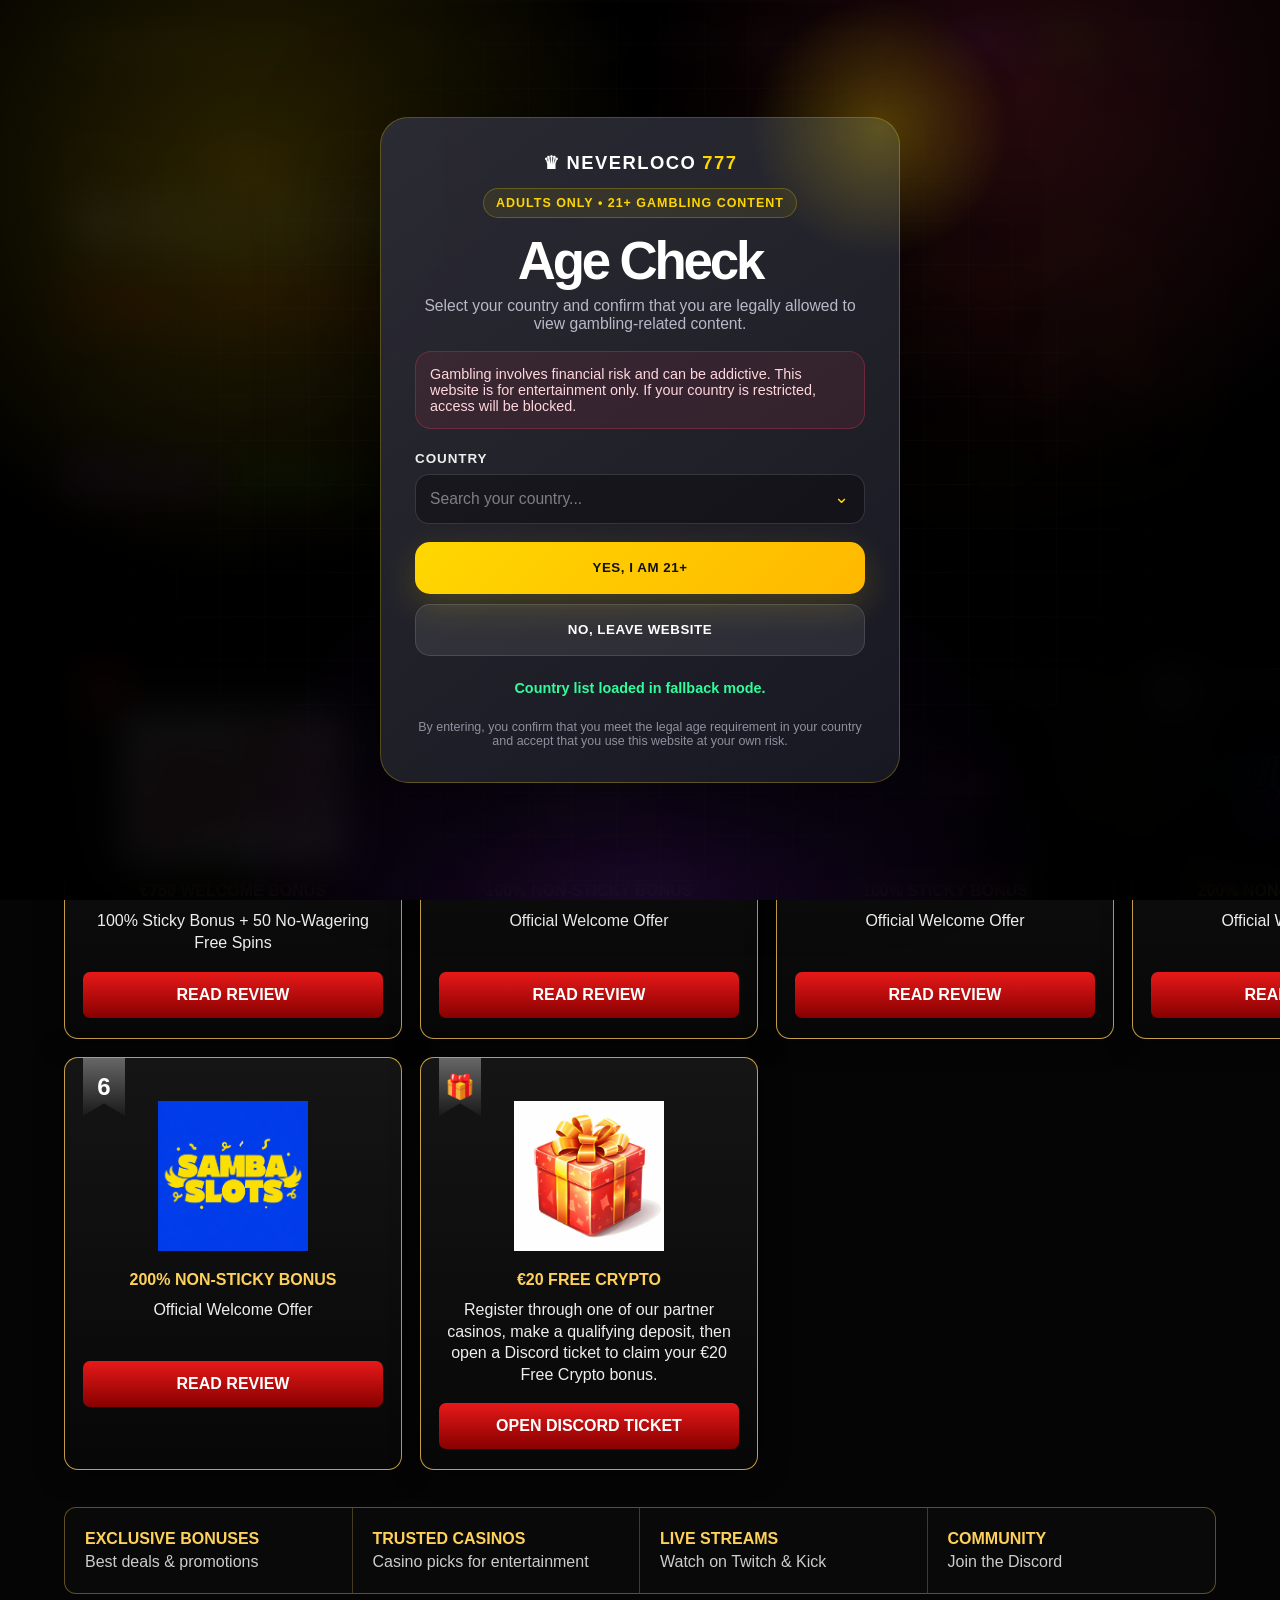
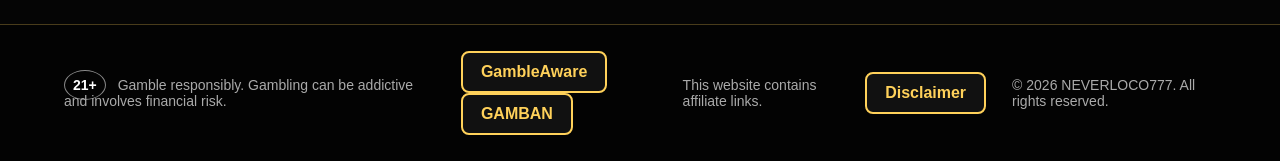
<file: index.html>
<!DOCTYPE html>
<html lang="en">
<head>
  <meta charset="UTF-8" />
  <meta name="viewport" content="width=device-width, initial-scale=1.0" />

  <title>NEVERLOCO777</title>

  <link rel="stylesheet" href="style.css" />

  <style>
    :root {
      --popup-bg: #07070b;
      --popup-card: rgba(18, 18, 28, 0.94);
      --popup-border: rgba(255, 215, 0, 0.26);
      --popup-gold: #ffd700;
      --popup-gold-2: #ffb800;
      --popup-red: #ff3b5c;
      --popup-green: #2eff9b;
      --popup-text: #ffffff;
      --popup-muted: #b8b8c7;
      --popup-shadow: 0 30px 120px rgba(0, 0, 0, 0.72);
    }

    /* AGE GATE */
    #ageGate {
      position: fixed;
      inset: 0;
      display: flex;
      align-items: center;
      justify-content: center;
      padding: 22px;
      z-index: 99999;
      color: var(--popup-text);
      font-family: Inter, Arial, Helvetica, sans-serif;
      background:
        radial-gradient(circle at 20% 20%, rgba(255, 215, 0, 0.16), transparent 32%),
        radial-gradient(circle at 80% 10%, rgba(255, 59, 92, 0.14), transparent 30%),
        radial-gradient(circle at 50% 100%, rgba(138, 43, 226, 0.18), transparent 38%),
        rgba(0, 0, 0, 0.94);
      backdrop-filter: blur(18px);
    }

    #ageGate::before {
      content: "";
      position: absolute;
      inset: 0;
      background-image:
        linear-gradient(rgba(255,255,255,0.045) 1px, transparent 1px),
        linear-gradient(90deg, rgba(255,255,255,0.045) 1px, transparent 1px);
      background-size: 44px 44px;
      mask-image: radial-gradient(circle at center, black, transparent 72%);
      pointer-events: none;
    }

    .age-box {
      position: relative;
      width: min(100%, 520px);
      padding: 34px;
      border-radius: 28px;
      border: 1px solid var(--popup-border);
      background:
        linear-gradient(145deg, rgba(255,255,255,0.11), rgba(255,255,255,0.035)),
        var(--popup-card);
      box-shadow: var(--popup-shadow);
      overflow: visible;
      text-align: center;
      isolation: isolate;
    }

    .age-box::after {
      content: "";
      position: absolute;
      width: 260px;
      height: 260px;
      right: -110px;
      top: -120px;
      background: radial-gradient(circle, rgba(255, 215, 0, 0.26), transparent 70%);
      z-index: -1;
      pointer-events: none;
    }

    .age-logo {
      display: inline-flex;
      align-items: center;
      justify-content: center;
      gap: 6px;
      margin-bottom: 14px;
      font-size: 1.15rem;
      font-weight: 900;
      letter-spacing: 0.08em;
      text-transform: uppercase;
    }

    .age-logo span {
      color: var(--popup-gold);
    }

    .age-badge {
      display: inline-flex;
      align-items: center;
      justify-content: center;
      padding: 7px 12px;
      margin-bottom: 18px;
      border-radius: 999px;
      border: 1px solid rgba(255, 215, 0, 0.24);
      background: rgba(255, 215, 0, 0.08);
      color: var(--popup-gold);
      font-size: 0.78rem;
      font-weight: 800;
      text-transform: uppercase;
      letter-spacing: 0.08em;
    }

    .age-box h2 {
      margin: 0 0 10px;
      font-size: clamp(2rem, 7vw, 3.3rem);
      line-height: 0.95;
      letter-spacing: -0.06em;
    }

    .age-box p {
      margin: 0;
      color: var(--popup-muted);
      font-size: 0.98rem;
    }

    .age-warning {
      margin-top: 18px !important;
      padding: 14px;
      border-radius: 16px;
      border: 1px solid rgba(255, 59, 92, 0.28);
      background: rgba(255, 59, 92, 0.09);
      color: #ffd6dd !important;
      font-size: 0.9rem !important;
      text-align: left;
    }

    .age-form {
      margin-top: 22px;
      display: grid;
      gap: 12px;
    }

    .age-field {
      text-align: left;
    }

    .age-field label {
      display: block;
      margin: 0 0 8px;
      color: #eeeeee;
      font-size: 0.84rem;
      font-weight: 800;
      text-transform: uppercase;
      letter-spacing: 0.07em;
    }

.age-box input { display: block; width: 100%; max-width: 100%; height: 50px; padding: 0 44px 0 14px; border-radius: 14px; border: 1px solid rgba(255,255,255,0.14); background: rgba(0,0,0,0.34); color: white; outline: none; font-size: 0.98rem; }

    .age-box input::placeholder {
      color: rgba(255,255,255,0.45);
    }

    .age-box input:focus {
      border-color: rgba(255, 215, 0, 0.7);
      box-shadow: 0 0 0 4px rgba(255, 215, 0, 0.12);
    }

    /* CUSTOM COUNTRY DROPDOWN */
    .country-combo { position: relative; width: 100%; max-width: 100%; }

    .country-combo::after {
      content: "⌄";
      position: absolute;
      right: 16px;
      top: 13px;
      color: var(--popup-gold);
      font-size: 1.1rem;
      pointer-events: none;
    }

    .country-dropdown {
      position: absolute;
      left: 0;
      right: 0;
      top: calc(100% + 8px);
      max-height: 260px;
      overflow-y: auto;
      display: none;
      z-index: 100000;
      padding: 8px;
      border-radius: 18px;
      border: 1px solid rgba(255, 215, 0, 0.24);
      background:
        radial-gradient(circle at top left, rgba(255, 215, 0, 0.12), transparent 35%),
        rgba(12, 12, 18, 0.98);
      box-shadow: 0 18px 60px rgba(0, 0, 0, 0.65);
      backdrop-filter: blur(16px);
    }

    .country-dropdown.is-open {
      display: block;
    }

    .country-option {
      width: 100%;
      display: flex;
      align-items: center;
      justify-content: space-between;
      gap: 12px;
      padding: 12px 13px;
      border: 0;
      border-radius: 13px;
      background: transparent;
      color: white;
      cursor: pointer;
      text-align: left;
      font-size: 0.95rem;
      transition: background 0.16s ease, transform 0.16s ease;
    }

    .country-option:hover {
      background: rgba(255, 215, 0, 0.12);
      transform: translateX(2px);
    }

    .country-option-name {
      font-weight: 700;
    }

    .country-option-code {
      color: var(--popup-gold);
      font-size: 0.75rem;
      font-weight: 900;
      letter-spacing: 0.08em;
      opacity: 0.9;
    }

    .country-empty {
      padding: 14px;
      color: var(--popup-muted);
      text-align: center;
      font-size: 0.9rem;
    }

    .country-dropdown::-webkit-scrollbar {
      width: 8px;
    }

    .country-dropdown::-webkit-scrollbar-track {
      background: rgba(255,255,255,0.06);
      border-radius: 999px;
    }

    .country-dropdown::-webkit-scrollbar-thumb {
      background: linear-gradient(var(--popup-gold), var(--popup-gold-2));
      border-radius: 999px;
    }

    .age-actions {
      display: grid;
      grid-template-columns: 1fr;
      gap: 10px;
      margin-top: 6px;
    }

    .age-btn {
      width: 100%;
      min-height: 52px;
      padding: 13px 16px;
      border: 0;
      border-radius: 15px;
      cursor: pointer;
      font-weight: 900;
      text-transform: uppercase;
      letter-spacing: 0.04em;
      transition: transform 0.18s ease, opacity 0.18s ease, filter 0.18s ease;
    }

    .age-btn:hover {
      transform: translateY(-2px);
      filter: brightness(1.08);
    }

    .age-btn:active {
      transform: translateY(0);
    }

    .age-btn.enter {
      background: linear-gradient(135deg, var(--popup-gold), var(--popup-gold-2));
      color: #111;
      box-shadow: 0 12px 35px rgba(255, 215, 0, 0.18);
    }

    .age-btn.deny {
      background: rgba(255,255,255,0.08);
      color: white;
      border: 1px solid rgba(255,255,255,0.12);
    }

    .age-message {
      min-height: 22px;
      margin-top: 12px !important;
      font-size: 0.9rem !important;
      font-weight: 700;
    }

    .age-message.error {
      color: #ff9aaa !important;
    }

    .age-message.success {
      color: var(--popup-green) !important;
    }

    .age-small {
      margin-top: 18px !important;
      font-size: 0.78rem !important;
      color: #8f8f9f !important;
    }

    /* CRYPTO BONUS POPUP */
    #cryptoPopup {
      position: fixed;
      right: 22px;
      bottom: 22px;
      width: min(420px, calc(100% - 44px));
      display: none;
      z-index: 9999;
      color: white;
      font-family: Inter, Arial, Helvetica, sans-serif;
    }

    .crypto-card {
      position: relative;
      padding: 24px;
      border-radius: 24px;
      border: 1px solid rgba(255, 215, 0, 0.32);
      background:
        radial-gradient(circle at top left, rgba(255, 215, 0, 0.18), transparent 38%),
        linear-gradient(145deg, rgba(255,255,255,0.1), rgba(255,255,255,0.035)),
        rgba(15, 15, 22, 0.96);
      box-shadow: 0 22px 80px rgba(0,0,0,0.62);
      overflow: hidden;
      animation: popupIn 0.28s ease-out;
    }

    @keyframes popupIn {
      from {
        opacity: 0;
        transform: translateY(18px) scale(0.96);
      }
      to {
        opacity: 1;
        transform: translateY(0) scale(1);
      }
    }

    .crypto-close {
      position: absolute;
      top: 14px;
      right: 14px;
      width: 34px;
      height: 34px;
      border: 1px solid rgba(255,255,255,0.12);
      border-radius: 999px;
      background: rgba(255,255,255,0.07);
      color: white;
      cursor: pointer;
      font-weight: 900;
    }

    .crypto-icon {
      width: 54px;
      height: 54px;
      display: grid;
      place-items: center;
      margin-bottom: 14px;
      border-radius: 18px;
      background: linear-gradient(135deg, var(--popup-gold), var(--popup-gold-2));
      color: #111;
      font-size: 1.7rem;
      box-shadow: 0 12px 34px rgba(255, 215, 0, 0.2);
    }

    .crypto-card h2 {
      margin: 0 0 8px;
      font-size: 1.75rem;
      letter-spacing: -0.04em;
    }

    .crypto-card p {
      margin: 0 0 11px;
      color: var(--popup-muted);
      line-height: 1.55;
    }

    .crypto-steps {
      display: grid;
      gap: 9px;
      margin: 16px 0;
    }

    .crypto-step {
      display: flex;
      gap: 10px;
      align-items: flex-start;
      padding: 11px;
      border-radius: 14px;
      background: rgba(255,255,255,0.055);
      color: #dedee8;
      font-size: 0.92rem;
    }

    .crypto-step strong {
      display: grid;
      place-items: center;
      flex: 0 0 24px;
      width: 24px;
      height: 24px;
      border-radius: 999px;
      background: rgba(255, 215, 0, 0.16);
      color: var(--popup-gold);
      font-size: 0.8rem;
    }

    .crypto-actions {
      display: grid;
      grid-template-columns: 1fr;
      gap: 10px;
      margin-top: 16px;
    }

    .crypto-btn {
      display: inline-flex;
      align-items: center;
      justify-content: center;
      min-height: 48px;
      padding: 12px 15px;
      border-radius: 14px;
      text-decoration: none;
      font-weight: 900;
      text-transform: uppercase;
      letter-spacing: 0.04em;
      border: 0;
      cursor: pointer;
    }

    .crypto-btn.primary {
      background: linear-gradient(135deg, var(--popup-gold), var(--popup-gold-2));
      color: #111;
    }

    .crypto-btn.secondary {
      background: rgba(255,255,255,0.08);
      color: white;
      border: 1px solid rgba(255,255,255,0.12);
    }

    @media (max-width: 560px) {
      .age-box {
        padding: 26px 20px;
        border-radius: 22px;
      }

      #cryptoPopup {
        right: 12px;
        bottom: 12px;
        width: calc(100% - 24px);
      }
    }

    /* HARD FIX: age popup country field overflow */
    #ageGate,
    #ageGate *,
    #ageGate *::before,
    #ageGate *::after {
    box-sizing: border-box !important;
    }

    #ageGate .age-box {
    width: min(520px, calc(100vw - 32px)) !important;
    max-width: calc(100vw - 32px) !important;
    overflow: visible !important;
    }

    #ageGate .age-form,
    #ageGate .age-field,
    #ageGate .country-combo {
    width: 100% !important;
    max-width: 100% !important;
    min-width: 0 !important;
    }

    #ageGate #countrySearch {
    width: 100% !important;
    max-width: 100% !important;
    min-width: 0 !important;
    display: block !important;
    margin: 0 !important;
    height: 50px !important;
    padding: 0 44px 0 14px !important;
    border-radius: 14px !important;
    }

    #ageGate .country-dropdown {
    width: 100% !important;
    max-width: 100% !important;
    left: 0 !important;
    right: 0 !important;
    }

  </style>
</head>

<body>

<div id="ageGate" role="dialog" aria-modal="true" aria-labelledby="ageGateTitle">
  <div class="age-box">
    <div class="age-logo">♛ NEVERLOCO<span>777</span></div>
    <div class="age-badge">Adults only • 21+ gambling content</div>

    <h2 id="ageGateTitle">Age Check</h2>

    <p>
      Select your country and confirm that you are legally allowed to view gambling-related content.
    </p>

    <p class="age-warning">
      Gambling involves financial risk and can be addictive. This website is for entertainment only.
      If your country is restricted, access will be blocked.
    </p>

    <div class="age-form">
      <div class="age-field">
        <label for="countrySearch">Country</label>

        <div class="country-combo" id="countryCombo">
          <input
            id="countrySearch"
            type="text"
            placeholder="Search your country..."
            autocomplete="off"
          >

          <input id="country" type="hidden" value="" style="display:none !important;">

          <div id="countryDropdown" class="country-dropdown" role="listbox"></div>
        </div>
      </div>

      <div class="age-actions">
        <button id="enterButton" class="age-btn enter" onclick="enterSite()">
          Yes, I am 21+
        </button>

        <button class="age-btn deny" onclick="denyAccess()">
          No, leave website
        </button>
      </div>

      <p id="ageMessage" class="age-message"></p>
    </div>

    <p class="age-small">
      By entering, you confirm that you meet the legal age requirement in your country and accept that you use this website at your own risk.
    </p>
  </div>
</div>

<header class="topbar">
  <div class="brand">♛ NEVERLOCO<span>777</span></div>

  <nav>
    <a href="#">Home</a>
    <a href="#casinos">Casinos</a>
    <a href="#streams">Streams</a>
    <a href="mailto:neverloco777@gmail.com">Contact</a>

    <a href="#" onclick="openCryptoPopup(); return false;">
      <img src="kadotje.avif" alt="Gift" style="height:24px; vertical-align:middle;">
      €20 Free Crypto
    </a>
  </nav>

  <div class="top-buttons">
    <a class="twitch" href="https://www.twitch.tv/neverloco777" target="_blank">Twitch</a>
    <a class="kick" href="https://kick.com/neverloco" target="_blank">Kick</a>
    <a class="discord" href="https://discord.gg/q6d5D4v3n" target="_blank">Discord</a>
  </div>
</header>

<section class="hero" id="streams">
  <div class="hero-text">
    <p class="small-title">Slots • Casino • Streams</p>
    <h1>Welcome to<br><span>NEVERLOCO777</span></h1>

    <p class="intro">
      Your home for casino entertainment, top casino picks, big wins and live streams on Twitch & Kick.
    </p>

    <div class="hero-buttons">
      <a class="twitch" href="https://www.twitch.tv/neverloco777" target="_blank">Watch on Twitch</a>
      <a class="kick" href="https://kick.com/neverloco" target="_blank">Watch on Kick</a>
      <a class="discord" href="https://discord.gg/q6d5D4v3n" target="_blank">Join Discord</a>
    </div>
  </div>

  <div class="hero-logo">
    <img src="banner.png" alt="NEVERLOCO777 Banner">
  </div>
</section>

<main>
  <section class="casinos" id="casinos">
    <div class="title-row">
      <span></span>
      <h2>Top 6 Casinos</h2>
      <span></span>
    </div>

    <div class="casino-grid">

      <article class="casino-card">
        <div class="rank rank-one">1</div>
        <img class="casino-logo" src="spinko.jpg" alt="Spinko">
        <h3>€750 Welcome Bonus</h3>
        <p>100% Sticky Bonus + 50 No-Wagering Free Spins</p>
        <a class="play" href="spinko.html">Read Review</a>
      </article>

      <article class="casino-card">
        <div class="rank">2</div>
        <img class="casino-logo" src="StakePrix-Casino.webp" alt="StakePrix">
        <h3>100% Non-Sticky Bonus</h3>
        <p>Official Welcome Offer</p>
        <a class="play" href="stakeprix.html">Read Review</a>
      </article>

      <article class="casino-card">
        <div class="rank">3</div>
        <img class="casino-logo" src="spinalto.png" alt="Spinalto">
        <h3>100% STICKY BONUS</h3>
        <p>Official Welcome Offer</p>
        <a class="play" href="spinalto.html">Read Review</a>
      </article>

      <article class="casino-card">
        <div class="rank">4</div>
        <img class="casino-logo" src="turbowinds.png" alt="TurboWins">
        <h3>200% Non-Sticky Bonus</h3>
        <p>Official Welcome Offer</p>
        <a class="play" href="turbowins.html">Read Review</a>
      </article>

      <article class="casino-card">
        <div class="rank">5</div>
        <img class="casino-logo" src="golden panda.png" alt="Golden Panda">
        <h3>200% Non-Sticky Bonus</h3>
        <p>Official welcome offer for new players.</p>
        <a class="play" href="goldenpanda.html">Read Review</a>
      </article>

      <article class="casino-card">
        <div class="rank">6</div>
        <img class="casino-logo" src="sambaslots.png" alt="SambaSlots">
        <h3>200% Non-Sticky Bonus</h3>
        <p>Official Welcome Offer</p>
        <a class="play" href="sambaslots.html">Read Review</a>
      </article>

      <article class="casino-card">
        <div class="rank">🎁</div>
        <img class="casino-logo" src="kadotje.avif" alt="€20 Free Crypto">
        <h3>€20 FREE CRYPTO</h3>
        <p>
          Register through one of our partner casinos, make a qualifying deposit, then open a Discord ticket to claim your €20 Free Crypto bonus.
        </p>
        <a class="play" href="https://discord.gg/q6d5D4v3n" target="_blank">
          OPEN DISCORD TICKET
        </a>
      </article>

    </div>
  </section>

  <section class="info-bar">
    <div><strong>Exclusive Bonuses</strong><br>Best deals & promotions</div>
    <div><strong>Trusted Casinos</strong><br>Casino picks for entertainment</div>
    <div><strong>Live Streams</strong><br>Watch on Twitch & Kick</div>
    <div><strong>Community</strong><br>Join the Discord</div>
  </section>
</main>

<div id="cryptoPopup" role="dialog" aria-modal="false" aria-labelledby="cryptoPopupTitle">
  <div class="crypto-card">
    <button class="crypto-close" onclick="closeCryptoPopup()" aria-label="Close crypto popup">×</button>

    <div class="crypto-icon">🎁</div>

    <h2 id="cryptoPopupTitle">€20 Free Crypto Bonus</h2>

    <p>
      Register through one of our partner casinos, make a qualifying deposit, and claim your reward through Discord.
    </p>

    <div class="crypto-steps">
      <div class="crypto-step">
        <strong>1</strong>
        <span>Create an account through one of our partner casino links.</span>
      </div>

      <div class="crypto-step">
        <strong>2</strong>
        <span>Make a qualifying deposit and keep proof of registration and deposit.</span>
      </div>

      <div class="crypto-step">
        <strong>3</strong>
        <span>Open a Discord ticket. Once verified, you can receive €20 in crypto.</span>
      </div>
    </div>

    <p>
      Multiple bonuses may be possible through different partner casinos.
    </p>

    <div class="crypto-actions">
      <a class="crypto-btn primary" href="https://discord.gg/q6d5D4v3n" target="_blank">
        Open Discord Ticket
      </a>

      <button class="crypto-btn secondary" onclick="closeCryptoPopup()">
        Maybe Later
      </button>
    </div>
  </div>
</div>

<footer>
  <p>
    <strong>21+</strong> Gamble responsibly. Gambling can be addictive and involves financial risk.
  </p>

  <p>
    <a class="safe-link" href="https://www.gambleaware.org" target="_blank">GambleAware</a>
    <a class="safe-link" href="https://gamban.com" target="_blank">GAMBAN</a>
  </p>

  <p>This website contains affiliate links.</p>

  <p>
    <a class="safe-link" href="disclaimer.html">Disclaimer</a>
  </p>

  <p>© 2026 NEVERLOCO777. All rights reserved.</p>
</footer>

<script>
const RESTRICTED_COUNTRIES = ["BE", "NL"];

const FALLBACK_COUNTRIES = [
  { code: "AF", name: "Afghanistan" },
  { code: "AL", name: "Albania" },
  { code: "DZ", name: "Algeria" },
  { code: "AD", name: "Andorra" },
  { code: "AO", name: "Angola" },
  { code: "AR", name: "Argentina" },
  { code: "AM", name: "Armenia" },
  { code: "AU", name: "Australia" },
  { code: "AT", name: "Austria" },
  { code: "AZ", name: "Azerbaijan" },
  { code: "BS", name: "Bahamas" },
  { code: "BH", name: "Bahrain" },
  { code: "BD", name: "Bangladesh" },
  { code: "BB", name: "Barbados" },
  { code: "BY", name: "Belarus" },
  { code: "BE", name: "Belgium" },
  { code: "BZ", name: "Belize" },
  { code: "BJ", name: "Benin" },
  { code: "BT", name: "Bhutan" },
  { code: "BO", name: "Bolivia" },
  { code: "BA", name: "Bosnia and Herzegovina" },
  { code: "BR", name: "Brazil" },
  { code: "BG", name: "Bulgaria" },
  { code: "KH", name: "Cambodia" },
  { code: "CM", name: "Cameroon" },
  { code: "CA", name: "Canada" },
  { code: "CL", name: "Chile" },
  { code: "CN", name: "China" },
  { code: "CO", name: "Colombia" },
  { code: "CR", name: "Costa Rica" },
  { code: "HR", name: "Croatia" },
  { code: "CY", name: "Cyprus" },
  { code: "CZ", name: "Czechia" },
  { code: "DK", name: "Denmark" },
  { code: "DO", name: "Dominican Republic" },
  { code: "EC", name: "Ecuador" },
  { code: "EG", name: "Egypt" },
  { code: "EE", name: "Estonia" },
  { code: "FI", name: "Finland" },
  { code: "FR", name: "France" },
  { code: "GE", name: "Georgia" },
  { code: "DE", name: "Germany" },
  { code: "GH", name: "Ghana" },
  { code: "GR", name: "Greece" },
  { code: "HU", name: "Hungary" },
  { code: "IS", name: "Iceland" },
  { code: "IN", name: "India" },
  { code: "ID", name: "Indonesia" },
  { code: "IE", name: "Ireland" },
  { code: "IL", name: "Israel" },
  { code: "IT", name: "Italy" },
  { code: "JM", name: "Jamaica" },
  { code: "JP", name: "Japan" },
  { code: "KZ", name: "Kazakhstan" },
  { code: "KE", name: "Kenya" },
  { code: "LV", name: "Latvia" },
  { code: "LT", name: "Lithuania" },
  { code: "LU", name: "Luxembourg" },
  { code: "MY", name: "Malaysia" },
  { code: "MT", name: "Malta" },
  { code: "MX", name: "Mexico" },
  { code: "MD", name: "Moldova" },
  { code: "MC", name: "Monaco" },
  { code: "MA", name: "Morocco" },
  { code: "NL", name: "Netherlands" },
  { code: "NZ", name: "New Zealand" },
  { code: "NG", name: "Nigeria" },
  { code: "NO", name: "Norway" },
  { code: "PK", name: "Pakistan" },
  { code: "PA", name: "Panama" },
  { code: "PE", name: "Peru" },
  { code: "PH", name: "Philippines" },
  { code: "PL", name: "Poland" },
  { code: "PT", name: "Portugal" },
  { code: "RO", name: "Romania" },
  { code: "RS", name: "Serbia" },
  { code: "SG", name: "Singapore" },
  { code: "SK", name: "Slovakia" },
  { code: "SI", name: "Slovenia" },
  { code: "ZA", name: "South Africa" },
  { code: "KR", name: "South Korea" },
  { code: "ES", name: "Spain" },
  { code: "SE", name: "Sweden" },
  { code: "CH", name: "Switzerland" },
  { code: "TH", name: "Thailand" },
  { code: "TR", name: "Turkey" },
  { code: "UA", name: "Ukraine" },
  { code: "AE", name: "United Arab Emirates" },
  { code: "GB", name: "United Kingdom" },
  { code: "US", name: "United States" },
  { code: "UY", name: "Uruguay" },
  { code: "VN", name: "Vietnam" },
  { code: "OTHER", name: "Other / Not listed" }
];

let allCountries = [];

function setAgeMessage(message, type = "error") {
  const ageMessage = document.getElementById("ageMessage");

  ageMessage.textContent = message || "";
  ageMessage.className = message ? "age-message " + type : "age-message";
}

function populateCountrySelect(countries) {
  const dropdown = document.getElementById("countryDropdown");

  dropdown.innerHTML = "";

  if (!countries.length) {
    const empty = document.createElement("div");
    empty.className = "country-empty";
    empty.textContent = "No countries found";
    dropdown.appendChild(empty);
    dropdown.classList.add("is-open");
    return;
  }

  countries.forEach((country) => {
    const option = document.createElement("button");
    option.type = "button";
    option.className = "country-option";
    option.setAttribute("role", "option");

    const name = document.createElement("span");
    name.className = "country-option-name";
    name.textContent = country.name;

    const code = document.createElement("span");
    code.className = "country-option-code";
    code.textContent = country.code;

    option.appendChild(name);
    option.appendChild(code);

    option.addEventListener("click", function () {
      document.getElementById("country").value = country.code;
      document.getElementById("countrySearch").value = country.name;
      dropdown.classList.remove("is-open");
      setAgeMessage("");
    });

    dropdown.appendChild(option);
  });
}

async function loadCountries() {
  const countrySearch = document.getElementById("countrySearch");

  countrySearch.placeholder = "Loading countries...";

  try {
    const response = await fetch("https://restcountries.com/v3.1/all?fields=name,cca2");

    if (!response.ok) {
      throw new Error("Country API failed");
    }

    const data = await response.json();

    allCountries = data
      .filter((country) => country.cca2 && country.name && country.name.common)
      .map((country) => ({
        code: country.cca2.toUpperCase(),
        name: country.name.common
      }))
      .sort((a, b) => a.name.localeCompare(b.name));

    allCountries.push({ code: "OTHER", name: "Other / Not listed" });

    populateCountrySelect(allCountries);
    countrySearch.placeholder = "Search your country...";
  } catch (error) {
    allCountries = FALLBACK_COUNTRIES;
    populateCountrySelect(allCountries);
    countrySearch.placeholder = "Search your country...";
    setAgeMessage("Country list loaded in fallback mode.", "success");
  }
}

function filterCountries() {
  const searchInput = document.getElementById("countrySearch");
  const dropdown = document.getElementById("countryDropdown");
  const searchValue = searchInput.value.toLowerCase().trim();

  document.getElementById("country").value = "";

  const filteredCountries = allCountries.filter((country) => {
    return country.name.toLowerCase().includes(searchValue);
  });

  populateCountrySelect(filteredCountries);
  dropdown.classList.add("is-open");
}

function enterSite() {
  const country = document.getElementById("country").value;

  if (!country) {
    setAgeMessage("Please select your country first.");
    return;
  }

  if (RESTRICTED_COUNTRIES.includes(country)) {
    setAgeMessage("Access is restricted for your selected country.");
    return;
  }

  sessionStorage.setItem("ageVerified", "true");
  sessionStorage.setItem("selectedCountry", country);

  setAgeMessage("Access approved. Welcome to NEVERLOCO777.", "success");

  setTimeout(() => {
    document.getElementById("ageGate").style.display = "none";
  }, 450);
}

function denyAccess() {
  window.location.href = "https://www.google.com";
}

function openCryptoPopup() {
  document.getElementById("cryptoPopup").style.display = "block";
}

function closeCryptoPopup() {
  document.getElementById("cryptoPopup").style.display = "none";
}

document.addEventListener("DOMContentLoaded", function () {
  const ageGate = document.getElementById("ageGate");
  const countrySearch = document.getElementById("countrySearch");
  const countryDropdown = document.getElementById("countryDropdown");

  if (sessionStorage.getItem("ageVerified") === "true") {
    ageGate.style.display = "none";
  } else {
    loadCountries();
  }

  countrySearch.addEventListener("focus", function () {
    populateCountrySelect(allCountries);
    countryDropdown.classList.add("is-open");
  });

  countrySearch.addEventListener("input", filterCountries);

  document.addEventListener("click", function (event) {
    const combo = document.getElementById("countryCombo");

    if (!combo.contains(event.target)) {
      countryDropdown.classList.remove("is-open");
    }
  });

  document.addEventListener("keydown", function (event) {
    if (event.key === "Escape") {
      countryDropdown.classList.remove("is-open");
      closeCryptoPopup();
    }
  });
});
</script>

</body>
</html>
</file>
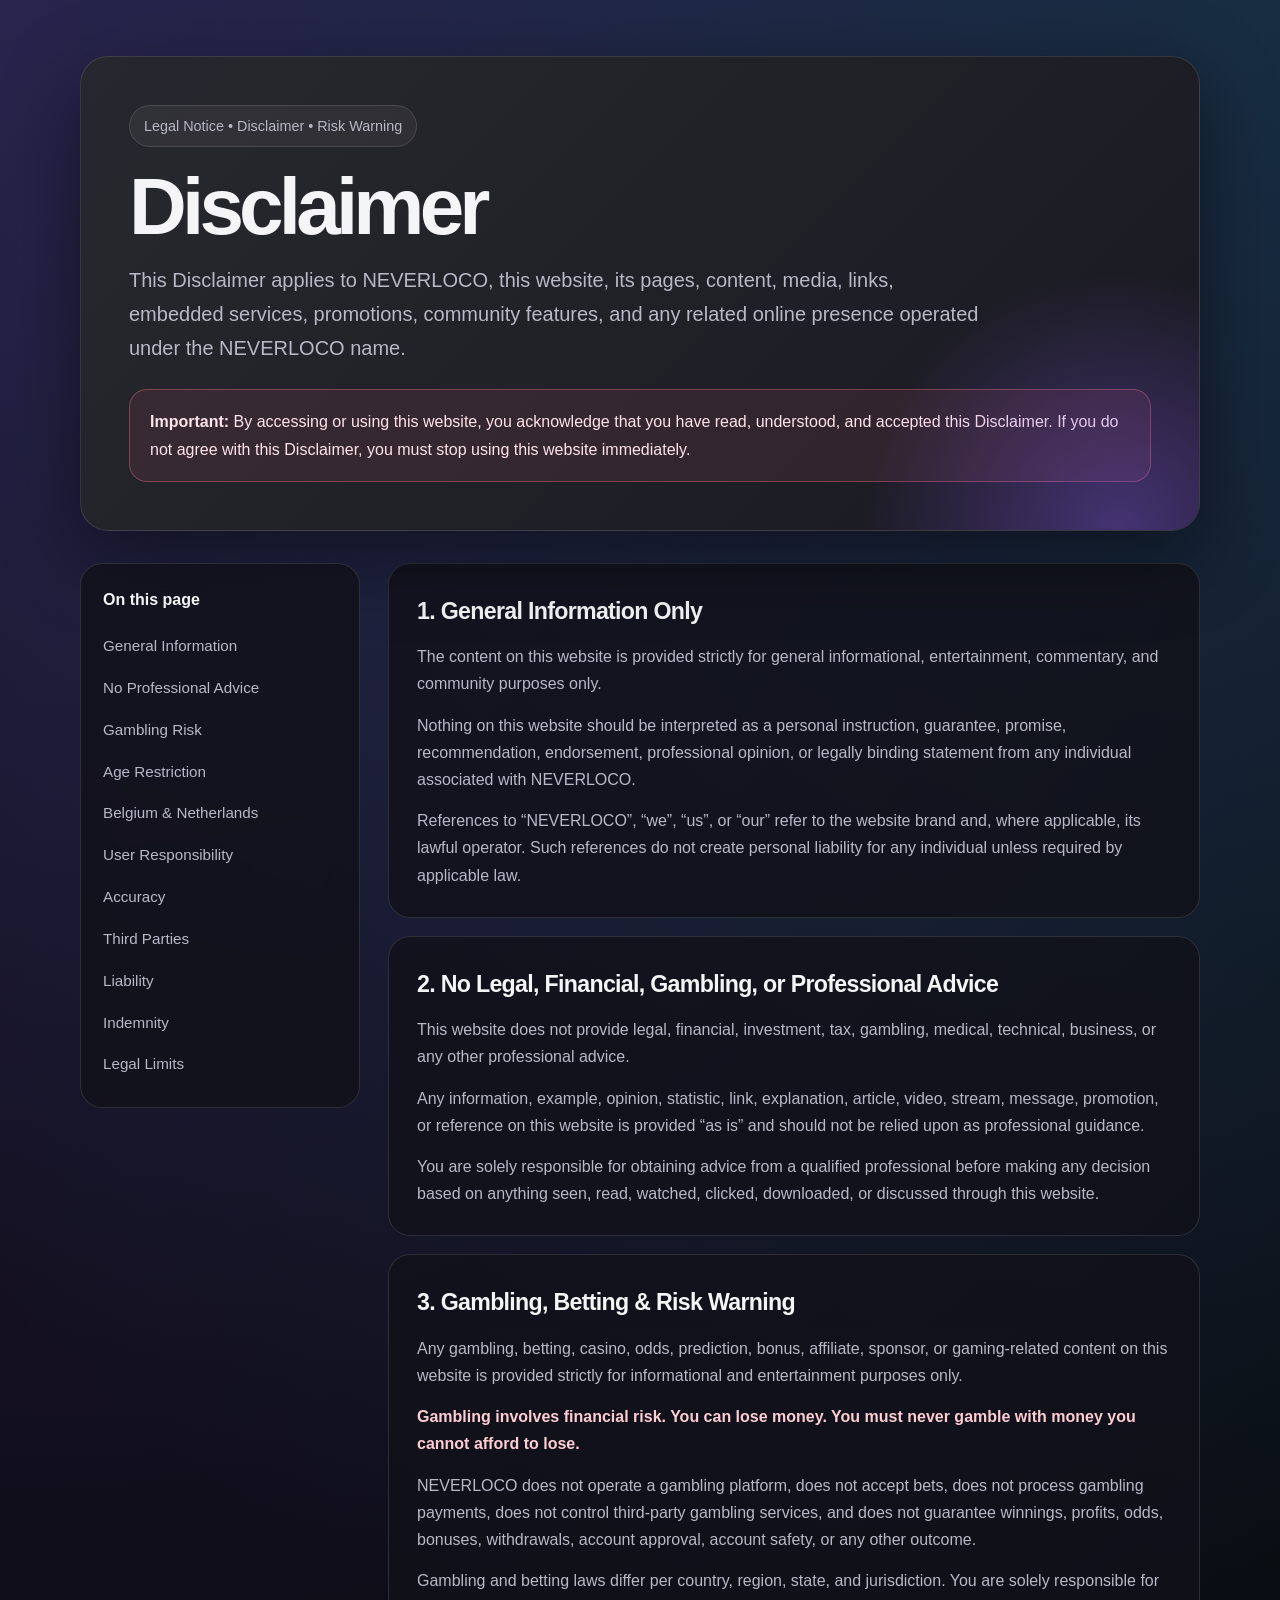
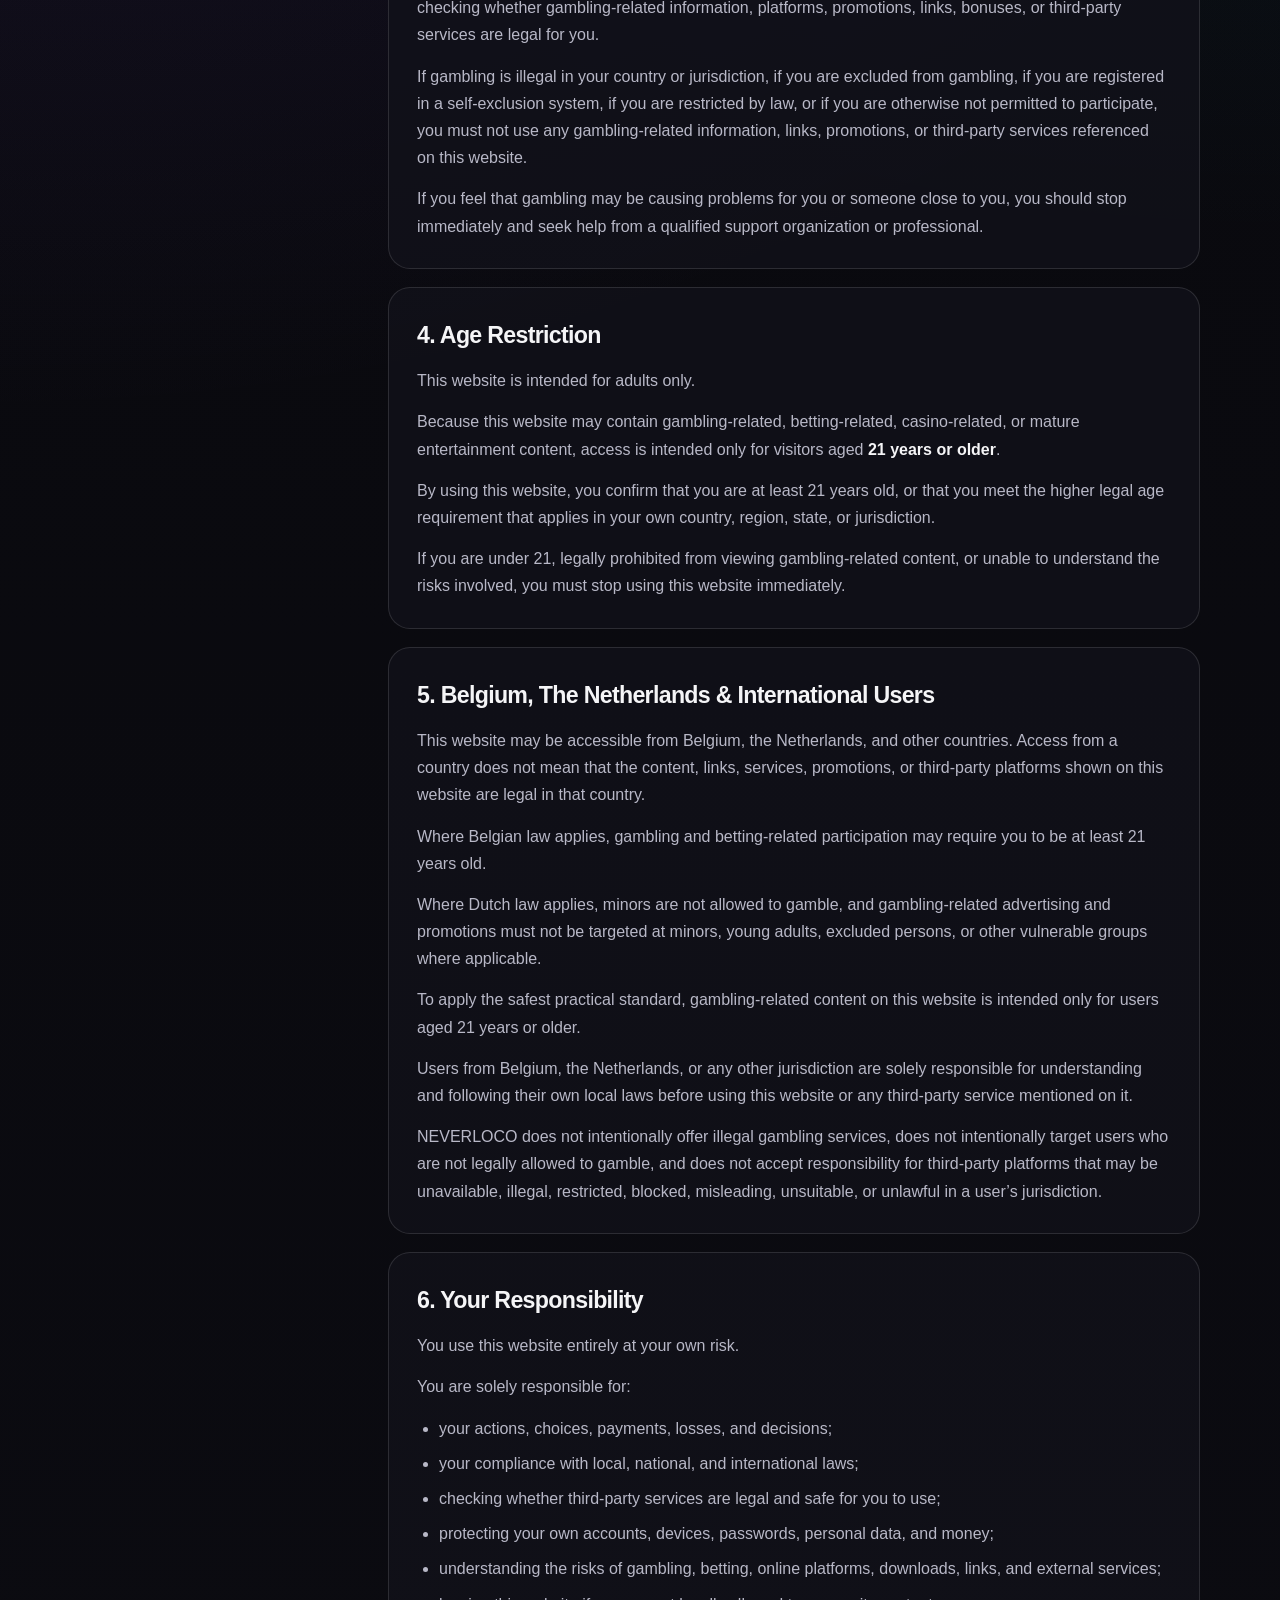
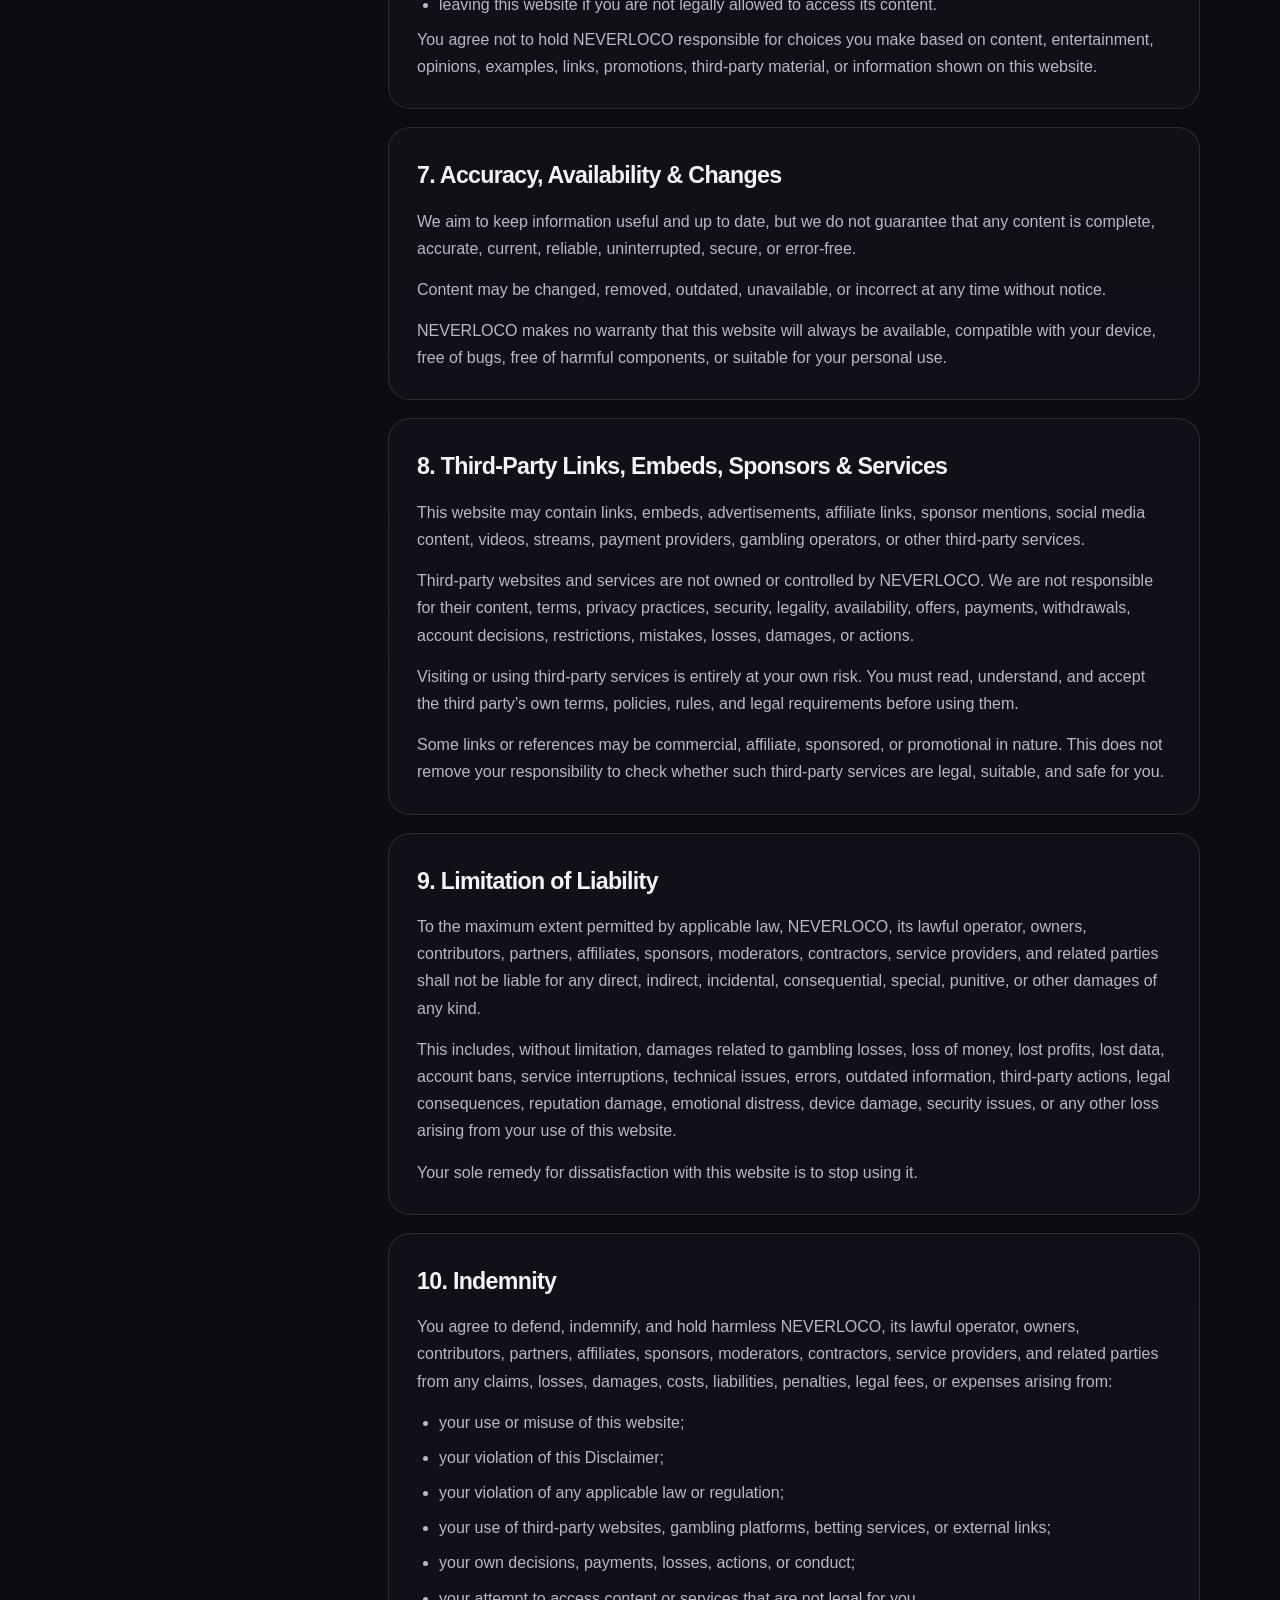
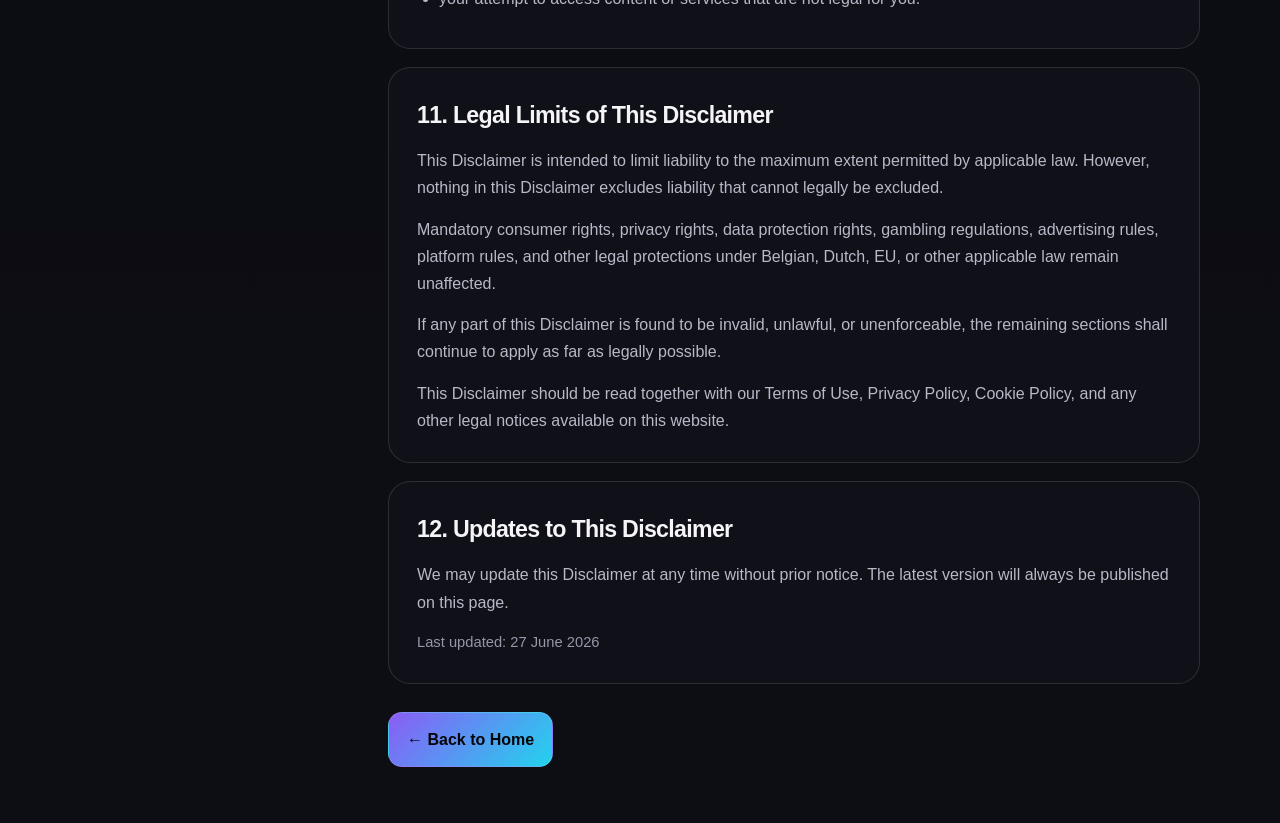
<file: disclaimer.html>
<!DOCTYPE html>
<html lang="en">
<head>
    <meta charset="UTF-8" />
    <meta name="viewport" content="width=device-width, initial-scale=1.0" />
    <meta name="robots" content="index, follow" />
    <meta name="description" content="Disclaimer for NEVERLOCO. Important legal information about website use, liability, third-party links, gambling risk, Belgium, the Netherlands, and user responsibility." />

    <title>Disclaimer - NEVERLOCO</title>

    <style>
        :root {
            --bg: #08080c;
            --card: #12121a;
            --card-soft: #181824;
            --text: #f5f5f7;
            --muted: #b8b8c7;
            --accent: #8b5cf6;
            --accent-2: #22d3ee;
            --warning: #fb7185;
            --border: rgba(255, 255, 255, 0.12);
            --shadow: 0 25px 80px rgba(0, 0, 0, 0.45);
        }

        * {
            box-sizing: border-box;
        }

        html {
            scroll-behavior: smooth;
        }

        body {
            margin: 0;
            font-family: Inter, Arial, Helvetica, sans-serif;
            background:
                radial-gradient(circle at top left, rgba(139, 92, 246, 0.24), transparent 35%),
                radial-gradient(circle at top right, rgba(34, 211, 238, 0.16), transparent 32%),
                linear-gradient(180deg, #08080c 0%, #0d0d14 100%);
            color: var(--text);
            line-height: 1.7;
        }

        a {
            color: inherit;
        }

        .page {
            width: min(1120px, calc(100% - 32px));
            margin: 0 auto;
            padding: 56px 0;
        }

        .hero {
            position: relative;
            overflow: hidden;
            padding: 48px;
            border: 1px solid var(--border);
            border-radius: 28px;
            background:
                linear-gradient(135deg, rgba(255, 255, 255, 0.09), rgba(255, 255, 255, 0.03)),
                var(--card);
            box-shadow: var(--shadow);
        }

        .hero::after {
            content: "";
            position: absolute;
            right: -180px;
            bottom: -260px;
            width: 520px;
            height: 520px;
            background: radial-gradient(circle, rgba(139, 92, 246, 0.38), transparent 70%);
            pointer-events: none;
        }

        .badge {
            display: inline-flex;
            align-items: center;
            gap: 8px;
            padding: 8px 14px;
            border: 1px solid var(--border);
            border-radius: 999px;
            color: var(--muted);
            background: rgba(255, 255, 255, 0.05);
            font-size: 0.9rem;
            margin-bottom: 22px;
        }

        h1 {
            margin: 0 0 18px;
            font-size: clamp(2.5rem, 7vw, 5rem);
            line-height: 0.95;
            letter-spacing: -0.06em;
        }

        .lead {
            max-width: 850px;
            font-size: clamp(1.05rem, 2vw, 1.25rem);
            color: var(--muted);
            margin: 0;
        }

        .notice {
            margin-top: 24px;
            padding: 18px 20px;
            border: 1px solid rgba(251, 113, 133, 0.38);
            border-radius: 18px;
            background: rgba(251, 113, 133, 0.09);
            color: #ffe4e9;
        }

        .content {
            display: grid;
            grid-template-columns: 280px 1fr;
            gap: 28px;
            margin-top: 32px;
            align-items: start;
        }

        .toc {
            position: sticky;
            top: 24px;
            padding: 22px;
            border: 1px solid var(--border);
            border-radius: 22px;
            background: rgba(18, 18, 26, 0.82);
            backdrop-filter: blur(16px);
        }

        .toc strong {
            display: block;
            margin-bottom: 12px;
        }

        .toc a {
            display: block;
            color: var(--muted);
            text-decoration: none;
            padding: 8px 0;
            font-size: 0.95rem;
        }

        .toc a:hover {
            color: var(--text);
        }

        section {
            padding: 28px;
            border: 1px solid var(--border);
            border-radius: 22px;
            background: rgba(18, 18, 26, 0.82);
            margin-bottom: 18px;
        }

        h2 {
            margin: 0 0 12px;
            font-size: 1.45rem;
            letter-spacing: -0.03em;
        }

        p {
            margin: 0 0 14px;
            color: var(--muted);
        }

        p:last-child {
            margin-bottom: 0;
        }

        ul {
            margin: 12px 0 0;
            padding-left: 22px;
            color: var(--muted);
        }

        li {
            margin-bottom: 8px;
        }

        .strong {
            color: var(--text);
            font-weight: 700;
        }

        .warning {
            color: #fecdd3;
            font-weight: 700;
        }

        .footer-actions {
            display: flex;
            flex-wrap: wrap;
            gap: 12px;
            margin-top: 28px;
        }

        .button {
            display: inline-flex;
            align-items: center;
            justify-content: center;
            padding: 13px 18px;
            border-radius: 14px;
            text-decoration: none;
            font-weight: 700;
            border: 1px solid var(--border);
            background: linear-gradient(135deg, var(--accent), var(--accent-2));
            color: #050508;
        }

        .button.secondary {
            background: rgba(255, 255, 255, 0.06);
            color: var(--text);
        }

        .small {
            font-size: 0.92rem;
            color: #9696a8;
        }

        @media (max-width: 860px) {
            .page {
                width: min(100% - 24px, 1120px);
                padding: 32px 0;
            }

            .hero {
                padding: 32px 24px;
            }

            .content {
                grid-template-columns: 1fr;
            }

            .toc {
                position: relative;
                top: 0;
            }

            section {
                padding: 22px;
            }
        }
    </style>
</head>

<body>
    <main class="page">
        <header class="hero">
            <div class="badge">Legal Notice • Disclaimer • Risk Warning</div>

            <h1>Disclaimer</h1>

            <p class="lead">
                This Disclaimer applies to NEVERLOCO, this website, its pages, content, media, links,
                embedded services, promotions, community features, and any related online presence operated
                under the NEVERLOCO name.
            </p>

            <div class="notice">
                <strong>Important:</strong>
                By accessing or using this website, you acknowledge that you have read, understood,
                and accepted this Disclaimer. If you do not agree with this Disclaimer, you must stop
                using this website immediately.
            </div>
        </header>

        <div class="content">
            <nav class="toc" aria-label="Disclaimer navigation">
                <strong>On this page</strong>
                <a href="#general">General Information</a>
                <a href="#no-advice">No Professional Advice</a>
                <a href="#gambling">Gambling Risk</a>
                <a href="#age">Age Restriction</a>
                <a href="#jurisdiction">Belgium & Netherlands</a>
                <a href="#responsibility">User Responsibility</a>
                <a href="#accuracy">Accuracy</a>
                <a href="#third-parties">Third Parties</a>
                <a href="#liability">Liability</a>
                <a href="#indemnity">Indemnity</a>
                <a href="#legal-limits">Legal Limits</a>
            </nav>

            <div>
                <section id="general">
                    <h2>1. General Information Only</h2>

                    <p>
                        The content on this website is provided strictly for general informational,
                        entertainment, commentary, and community purposes only.
                    </p>

                    <p>
                        Nothing on this website should be interpreted as a personal instruction,
                        guarantee, promise, recommendation, endorsement, professional opinion, or legally
                        binding statement from any individual associated with NEVERLOCO.
                    </p>

                    <p>
                        References to “NEVERLOCO”, “we”, “us”, or “our” refer to the website brand and,
                        where applicable, its lawful operator. Such references do not create personal
                        liability for any individual unless required by applicable law.
                    </p>
                </section>

                <section id="no-advice">
                    <h2>2. No Legal, Financial, Gambling, or Professional Advice</h2>

                    <p>
                        This website does not provide legal, financial, investment, tax, gambling,
                        medical, technical, business, or any other professional advice.
                    </p>

                    <p>
                        Any information, example, opinion, statistic, link, explanation, article,
                        video, stream, message, promotion, or reference on this website is provided
                        “as is” and should not be relied upon as professional guidance.
                    </p>

                    <p>
                        You are solely responsible for obtaining advice from a qualified professional
                        before making any decision based on anything seen, read, watched, clicked,
                        downloaded, or discussed through this website.
                    </p>
                </section>

                <section id="gambling">
                    <h2>3. Gambling, Betting & Risk Warning</h2>

                    <p>
                        Any gambling, betting, casino, odds, prediction, bonus, affiliate, sponsor,
                        or gaming-related content on this website is provided strictly for informational
                        and entertainment purposes only.
                    </p>

                    <p class="warning">
                        Gambling involves financial risk. You can lose money. You must never gamble
                        with money you cannot afford to lose.
                    </p>

                    <p>
                        NEVERLOCO does not operate a gambling platform, does not accept bets, does not
                        process gambling payments, does not control third-party gambling services, and
                        does not guarantee winnings, profits, odds, bonuses, withdrawals, account approval,
                        account safety, or any other outcome.
                    </p>

                    <p>
                        Gambling and betting laws differ per country, region, state, and jurisdiction.
                        You are solely responsible for checking whether gambling-related information,
                        platforms, promotions, links, bonuses, or third-party services are legal for you.
                    </p>

                    <p>
                        If gambling is illegal in your country or jurisdiction, if you are excluded from
                        gambling, if you are registered in a self-exclusion system, if you are restricted
                        by law, or if you are otherwise not permitted to participate, you must not use
                        any gambling-related information, links, promotions, or third-party services
                        referenced on this website.
                    </p>

                    <p>
                        If you feel that gambling may be causing problems for you or someone close to you,
                        you should stop immediately and seek help from a qualified support organization
                        or professional.
                    </p>
                </section>

                <section id="age">
                    <h2>4. Age Restriction</h2>

                    <p>
                        This website is intended for adults only.
                    </p>

                    <p>
                        Because this website may contain gambling-related, betting-related, casino-related,
                        or mature entertainment content, access is intended only for visitors aged
                        <span class="strong">21 years or older</span>.
                    </p>

                    <p>
                        By using this website, you confirm that you are at least 21 years old, or that you
                        meet the higher legal age requirement that applies in your own country, region,
                        state, or jurisdiction.
                    </p>

                    <p>
                        If you are under 21, legally prohibited from viewing gambling-related content,
                        or unable to understand the risks involved, you must stop using this website
                        immediately.
                    </p>
                </section>

                <section id="jurisdiction">
                    <h2>5. Belgium, The Netherlands & International Users</h2>

                    <p>
                        This website may be accessible from Belgium, the Netherlands, and other countries.
                        Access from a country does not mean that the content, links, services, promotions,
                        or third-party platforms shown on this website are legal in that country.
                    </p>

                    <p>
                        Where Belgian law applies, gambling and betting-related participation may require
                        you to be at least 21 years old.
                    </p>

                    <p>
                        Where Dutch law applies, minors are not allowed to gamble, and gambling-related
                        advertising and promotions must not be targeted at minors, young adults, excluded
                        persons, or other vulnerable groups where applicable.
                    </p>

                    <p>
                        To apply the safest practical standard, gambling-related content on this website
                        is intended only for users aged 21 years or older.
                    </p>

                    <p>
                        Users from Belgium, the Netherlands, or any other jurisdiction are solely responsible
                        for understanding and following their own local laws before using this website or any
                        third-party service mentioned on it.
                    </p>

                    <p>
                        NEVERLOCO does not intentionally offer illegal gambling services, does not intentionally
                        target users who are not legally allowed to gamble, and does not accept responsibility
                        for third-party platforms that may be unavailable, illegal, restricted, blocked,
                        misleading, unsuitable, or unlawful in a user’s jurisdiction.
                    </p>
                </section>

                <section id="responsibility">
                    <h2>6. Your Responsibility</h2>

                    <p>
                        You use this website entirely at your own risk.
                    </p>

                    <p>
                        You are solely responsible for:
                    </p>

                    <ul>
                        <li>your actions, choices, payments, losses, and decisions;</li>
                        <li>your compliance with local, national, and international laws;</li>
                        <li>checking whether third-party services are legal and safe for you to use;</li>
                        <li>protecting your own accounts, devices, passwords, personal data, and money;</li>
                        <li>understanding the risks of gambling, betting, online platforms, downloads, links, and external services;</li>
                        <li>leaving this website if you are not legally allowed to access its content.</li>
                    </ul>

                    <p>
                        You agree not to hold NEVERLOCO responsible for choices you make based on content,
                        entertainment, opinions, examples, links, promotions, third-party material, or
                        information shown on this website.
                    </p>
                </section>

                <section id="accuracy">
                    <h2>7. Accuracy, Availability & Changes</h2>

                    <p>
                        We aim to keep information useful and up to date, but we do not guarantee that any
                        content is complete, accurate, current, reliable, uninterrupted, secure, or error-free.
                    </p>

                    <p>
                        Content may be changed, removed, outdated, unavailable, or incorrect at any time
                        without notice.
                    </p>

                    <p>
                        NEVERLOCO makes no warranty that this website will always be available, compatible
                        with your device, free of bugs, free of harmful components, or suitable for your
                        personal use.
                    </p>
                </section>

                <section id="third-parties">
                    <h2>8. Third-Party Links, Embeds, Sponsors & Services</h2>

                    <p>
                        This website may contain links, embeds, advertisements, affiliate links, sponsor
                        mentions, social media content, videos, streams, payment providers, gambling operators,
                        or other third-party services.
                    </p>

                    <p>
                        Third-party websites and services are not owned or controlled by NEVERLOCO. We are
                        not responsible for their content, terms, privacy practices, security, legality,
                        availability, offers, payments, withdrawals, account decisions, restrictions, mistakes,
                        losses, damages, or actions.
                    </p>

                    <p>
                        Visiting or using third-party services is entirely at your own risk. You must read,
                        understand, and accept the third party’s own terms, policies, rules, and legal
                        requirements before using them.
                    </p>

                    <p>
                        Some links or references may be commercial, affiliate, sponsored, or promotional in
                        nature. This does not remove your responsibility to check whether such third-party
                        services are legal, suitable, and safe for you.
                    </p>
                </section>

                <section id="liability">
                    <h2>9. Limitation of Liability</h2>

                    <p>
                        To the maximum extent permitted by applicable law, NEVERLOCO, its lawful operator,
                        owners, contributors, partners, affiliates, sponsors, moderators, contractors, service
                        providers, and related parties shall not be liable for any direct, indirect, incidental,
                        consequential, special, punitive, or other damages of any kind.
                    </p>

                    <p>
                        This includes, without limitation, damages related to gambling losses, loss of money,
                        lost profits, lost data, account bans, service interruptions, technical issues, errors,
                        outdated information, third-party actions, legal consequences, reputation damage,
                        emotional distress, device damage, security issues, or any other loss arising from
                        your use of this website.
                    </p>

                    <p>
                        Your sole remedy for dissatisfaction with this website is to stop using it.
                    </p>
                </section>

                <section id="indemnity">
                    <h2>10. Indemnity</h2>

                    <p>
                        You agree to defend, indemnify, and hold harmless NEVERLOCO, its lawful operator,
                        owners, contributors, partners, affiliates, sponsors, moderators, contractors, service
                        providers, and related parties from any claims, losses, damages, costs, liabilities,
                        penalties, legal fees, or expenses arising from:
                    </p>

                    <ul>
                        <li>your use or misuse of this website;</li>
                        <li>your violation of this Disclaimer;</li>
                        <li>your violation of any applicable law or regulation;</li>
                        <li>your use of third-party websites, gambling platforms, betting services, or external links;</li>
                        <li>your own decisions, payments, losses, actions, or conduct;</li>
                        <li>your attempt to access content or services that are not legal for you.</li>
                    </ul>
                </section>

                <section id="legal-limits">
                    <h2>11. Legal Limits of This Disclaimer</h2>

                    <p>
                        This Disclaimer is intended to limit liability to the maximum extent permitted by
                        applicable law. However, nothing in this Disclaimer excludes liability that cannot
                        legally be excluded.
                    </p>

                    <p>
                        Mandatory consumer rights, privacy rights, data protection rights, gambling regulations,
                        advertising rules, platform rules, and other legal protections under Belgian, Dutch,
                        EU, or other applicable law remain unaffected.
                    </p>

                    <p>
                        If any part of this Disclaimer is found to be invalid, unlawful, or unenforceable,
                        the remaining sections shall continue to apply as far as legally possible.
                    </p>

                    <p>
                        This Disclaimer should be read together with our Terms of Use, Privacy Policy,
                        Cookie Policy, and any other legal notices available on this website.
                    </p>
                </section>

                <section>
                    <h2>12. Updates to This Disclaimer</h2>

                    <p>
                        We may update this Disclaimer at any time without prior notice. The latest version
                        will always be published on this page.
                    </p>

                    <p class="small">
                        Last updated: 27 June 2026
                    </p>
                </section>

                <div class="footer-actions">
                    <a class="button" href="index.html">← Back to Home</a>
                </div>
            </div>
        </div>
    </main>
</body>
</html>
</file>
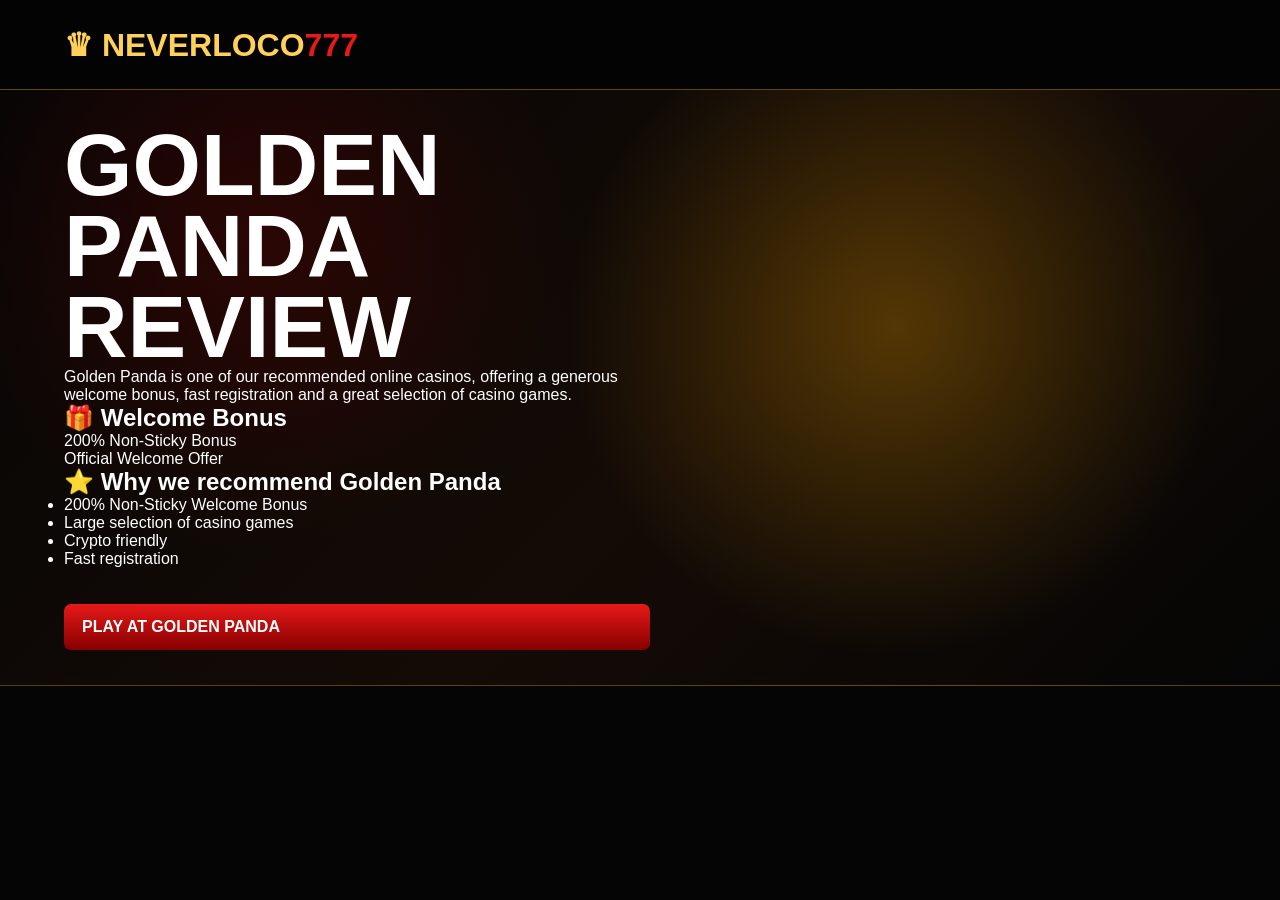
<file: goldenpanda.html>
<!DOCTYPE html>
<html lang="en">
<head>
<meta charset="UTF-8">
<meta name="viewport" content="width=device-width, initial-scale=1.0">
<title>Golden Panda Review - NEVERLOCO777</title>
<link rel="stylesheet" href="style.css">
</head>

<body>

<header class="topbar">
  <div class="brand">♛ NEVERLOCO<span>777</span></div>
</header>

<section class="hero">
<div class="hero-text">

<h1>Golden Panda Review</h1>

<p>
Golden Panda is one of our recommended online casinos, offering a generous welcome bonus, fast registration and a great selection of casino games.
</p>

<h2>🎁 Welcome Bonus</h2>

<p>
200% Non-Sticky Bonus<br>
Official Welcome Offer
</p>

<h2>⭐ Why we recommend Golden Panda</h2>

<ul>
<li>200% Non-Sticky Welcome Bonus</li>
<li>Large selection of casino games</li>
<li>Crypto friendly</li>
<li>Fast registration</li>
</ul>

<br>

<a class="play"
href="https://record.discasinoaffiliates.com/_uwu7uuJyYJh8YAuMxhPI-WNd7ZgqdRLk/1/"
target="_blank">
PLAY AT GOLDEN PANDA
</a>

</div>
</section>

</body>
</html>
</file>
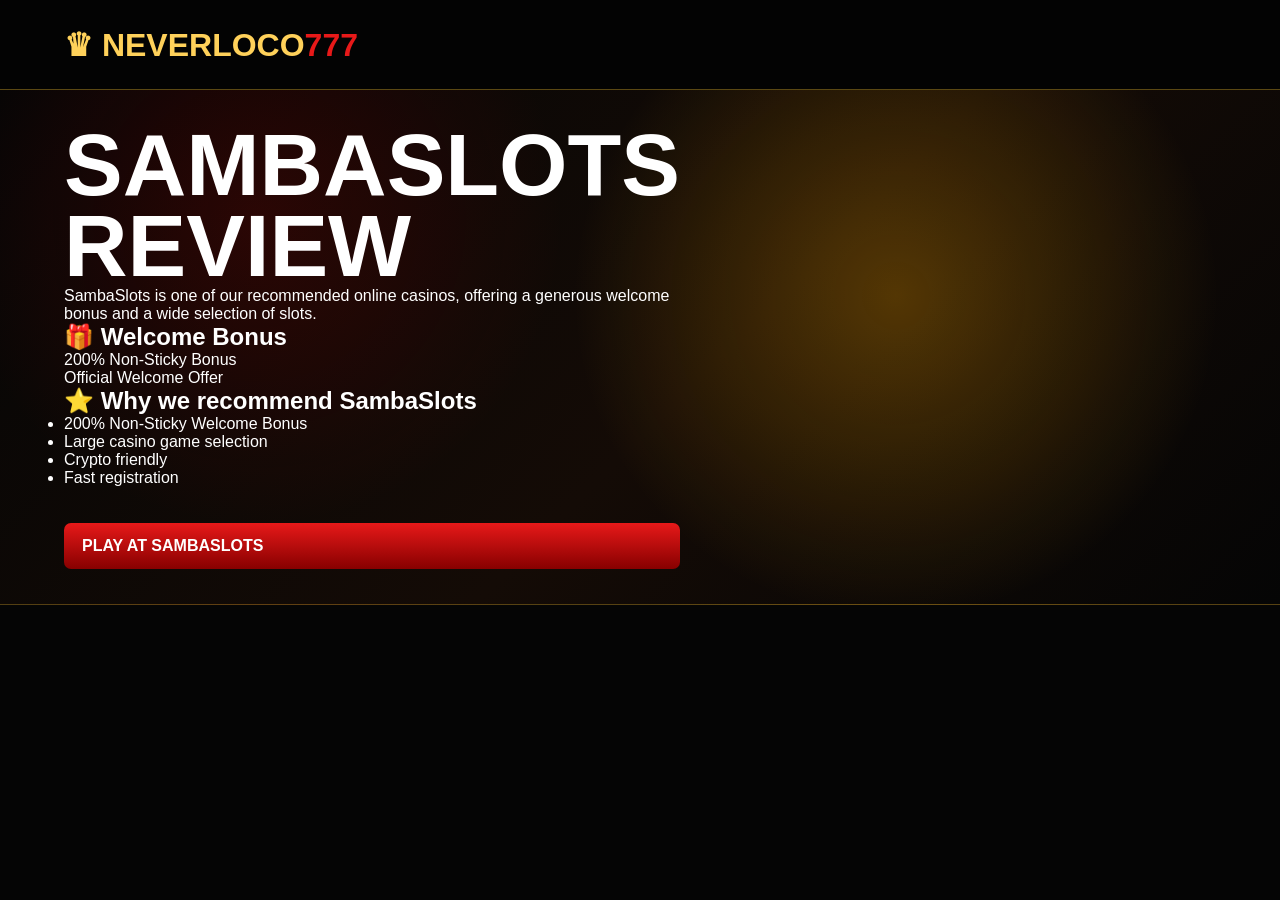
<file: sambaslots.html>
<!DOCTYPE html>
<html lang="en">
<head>
<meta charset="UTF-8">
<meta name="viewport" content="width=device-width, initial-scale=1.0">
<title>SambaSlots Review - NEVERLOCO777</title>
<link rel="stylesheet" href="style.css">
</head>

<body>

<header class="topbar">
  <div class="brand">♛ NEVERLOCO<span>777</span></div>
</header>

<section class="hero">
<div class="hero-text">

<h1>SambaSlots Review</h1>

<p>
SambaSlots is one of our recommended online casinos, offering a generous welcome bonus and a wide selection of slots.
</p>

<h2>🎁 Welcome Bonus</h2>

<p>
200% Non-Sticky Bonus<br>
Official Welcome Offer
</p>

<h2>⭐ Why we recommend SambaSlots</h2>

<ul>
<li>200% Non-Sticky Welcome Bonus</li>
<li>Large casino game selection</li>
<li>Crypto friendly</li>
<li>Fast registration</li>
</ul>

<br>

<a class="play"
href="https://record.discasinoaffiliates.com/_uwu7uuJyYJj6sFz1maRvBWNd7ZgqdRLk/1/"
target="_blank">
PLAY AT SAMBASLOTS
</a>

</div>
</section>

</body>
</html>
</file>
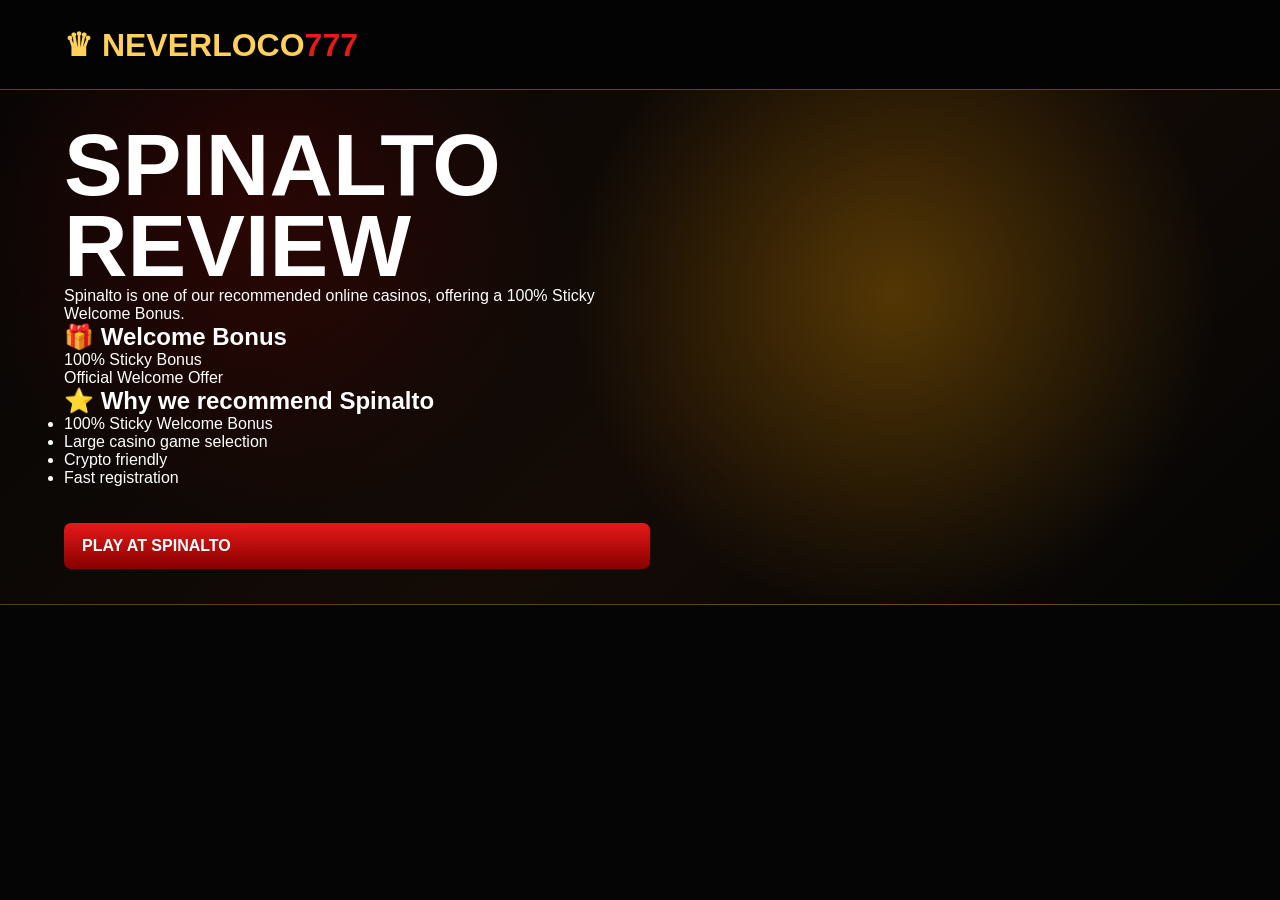
<file: spinalto.html>
<!DOCTYPE html>
<html lang="en">
<head>
<meta charset="UTF-8">
<meta name="viewport" content="width=device-width, initial-scale=1.0">
<title>Spinalto Review - NEVERLOCO777</title>
<link rel="stylesheet" href="style.css">
</head>

<body>

<header class="topbar">
  <div class="brand">♛ NEVERLOCO<span>777</span></div>
</header>

<section class="hero">
<div class="hero-text">

<h1>Spinalto Review</h1>

<p>
Spinalto is one of our recommended online casinos, offering a 100% Sticky Welcome Bonus.
</p>

<h2>🎁 Welcome Bonus</h2>

<p>
100% Sticky Bonus<br>
Official Welcome Offer
</p>

<h2>⭐ Why we recommend Spinalto</h2>

<ul>
<li>100% Sticky Welcome Bonus</li>
<li>Large casino game selection</li>
<li>Crypto friendly</li>
<li>Fast registration</li>
</ul>

<br>

<a class="play"
href="https://clickspnlt.com/tbh25nyg3"
target="_blank">
PLAY AT SPINALTO
</a>

</div>
</section>

</body>
</html>
</file>
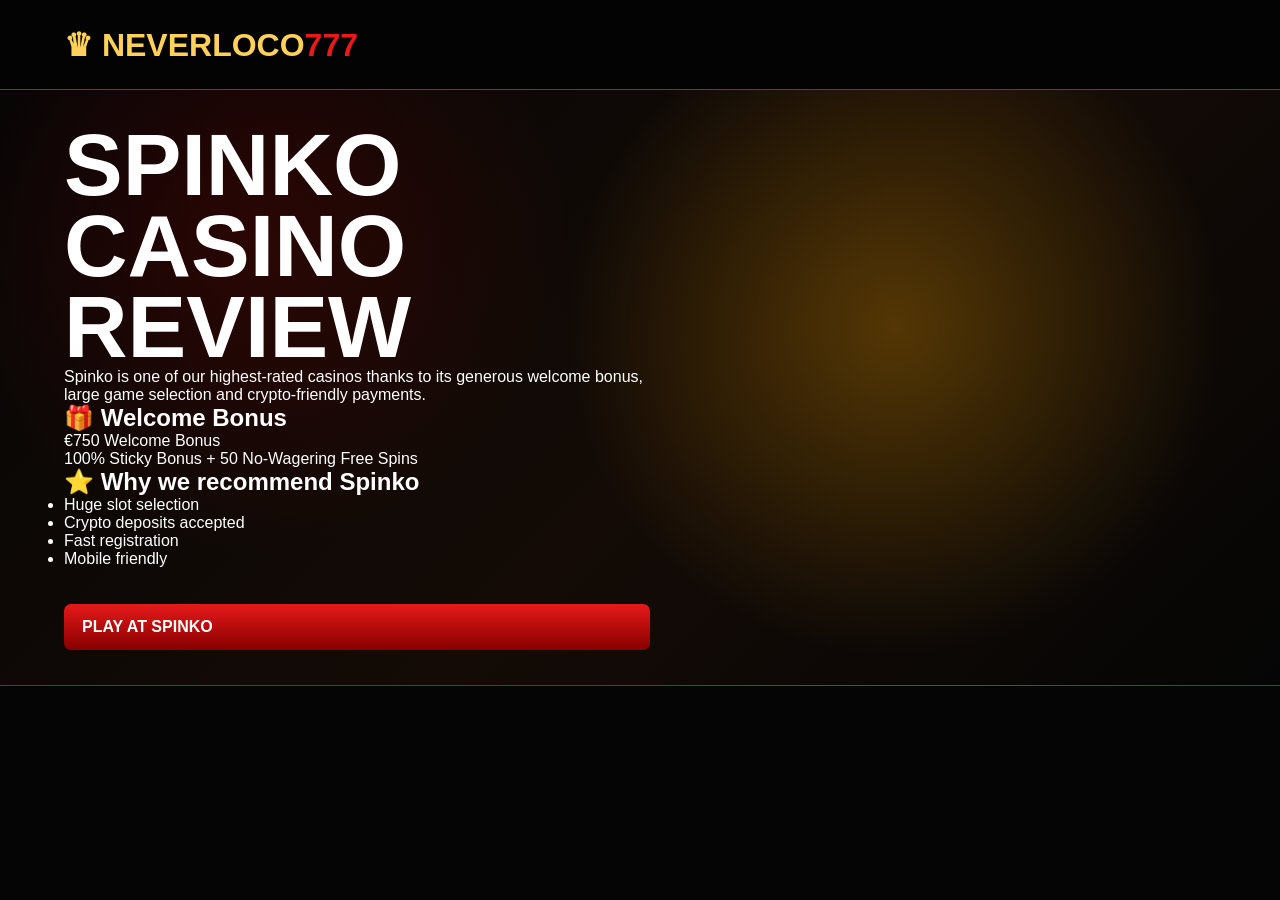
<file: spinko.html>
<!DOCTYPE html>
<html lang="en">
<head>
<meta charset="UTF-8">
<meta name="viewport" content="width=device-width, initial-scale=1.0">
<title>Spinko Review - NEVERLOCO777</title>
<link rel="stylesheet" href="style.css">
</head>

<body>

<header class="topbar">
  <div class="brand">♛ NEVERLOCO<span>777</span></div>
</header>

<section class="hero">
<div class="hero-text">

<h1>Spinko Casino Review</h1>

<p>
Spinko is one of our highest-rated casinos thanks to its generous welcome bonus,
large game selection and crypto-friendly payments.
</p>

<h2>🎁 Welcome Bonus</h2>

<p>
€750 Welcome Bonus<br>
100% Sticky Bonus + 50 No-Wagering Free Spins
</p>

<h2>⭐ Why we recommend Spinko</h2>

<ul>
<li>Huge slot selection</li>
<li>Crypto deposits accepted</li>
<li>Fast registration</li>
<li>Mobile friendly</li>
</ul>

<br>

<a class="play"
href="https://record.spinko.partners/_HgGGajGgw4E79R6Xuh-yI2Nd7ZgqdRLk/1/?pg=2"
target="_blank"
rel="noopener noreferrer">
PLAY AT SPINKO
</a>

</div>
</section>

</body>
</html>
</file>
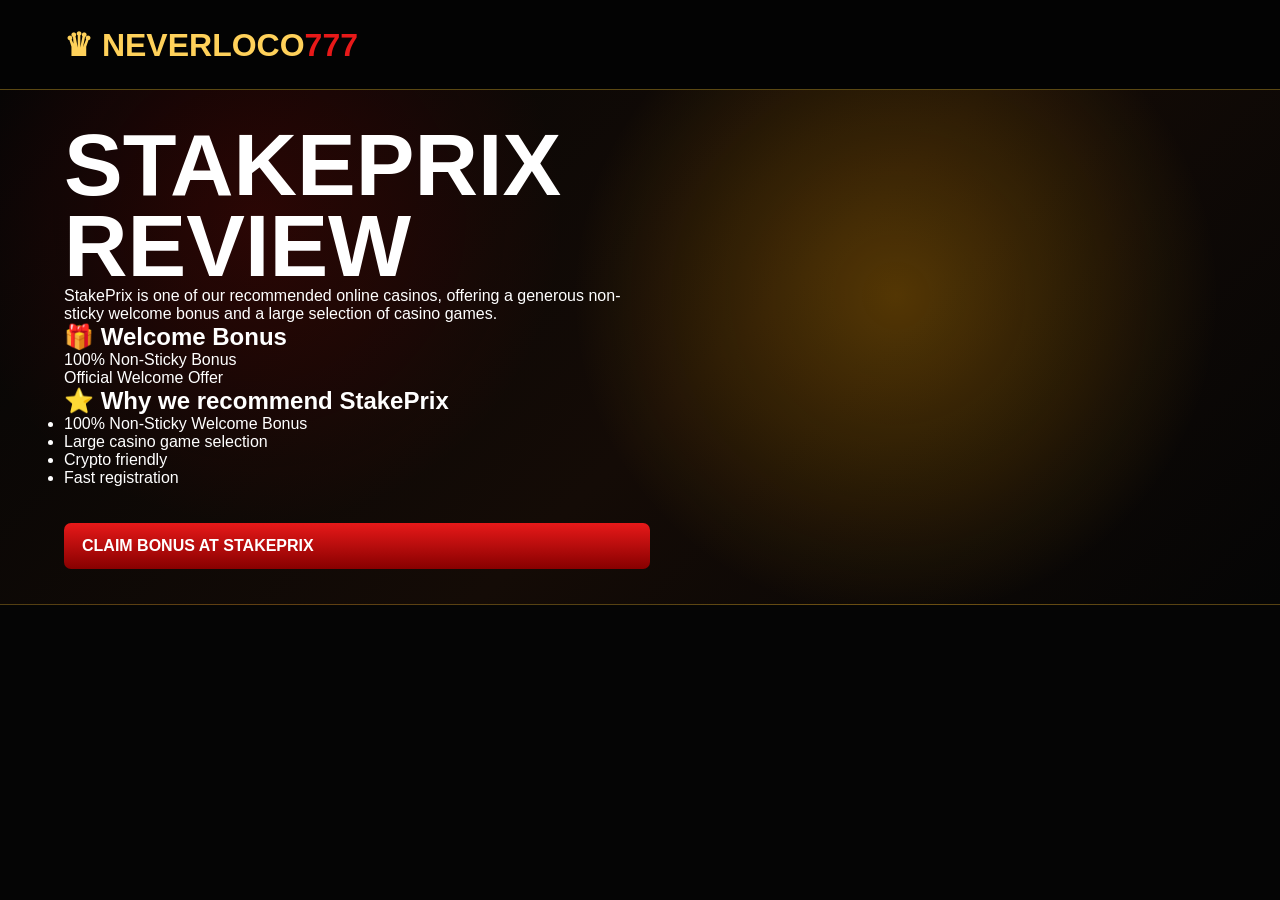
<file: stakeprix.html>
<!DOCTYPE html>
<html lang="en">
<head>
<meta charset="UTF-8">
<meta name="viewport" content="width=device-width, initial-scale=1.0">
<title>StakePrix Review - NEVERLOCO777</title>
<link rel="stylesheet" href="style.css">
</head>

<body>

<header class="topbar">
  <div class="brand">♛ NEVERLOCO<span>777</span></div>
</header>

<section class="hero">
<div class="hero-text">

<h1>StakePrix Review</h1>
<p>
StakePrix is one of our recommended online casinos, offering a generous non-sticky welcome bonus and a large selection of casino games.
</p>

<h2>🎁 Welcome Bonus</h2>

<p>
100% Non-Sticky Bonus<br>
Official Welcome Offer
</p>

<h2>⭐ Why we recommend StakePrix</h2>

<ul>
<li>100% Non-Sticky Welcome Bonus</li>
<li>Large casino game selection</li>
<li>Crypto friendly</li>
<li>Fast registration</li>
</ul>

<br>

<a class="play"
href="https://www.stakeprix.com/?myafftk=ZL01IBEcyPmsPfwsa-2Tt2Nd7ZgqdRLk&myaffid=313"
target="_blank"
rel="nofollow sponsored">
CLAIM BONUS AT STAKEPRIX
</a>
</div>
</section>

</body>
</html>
</file>
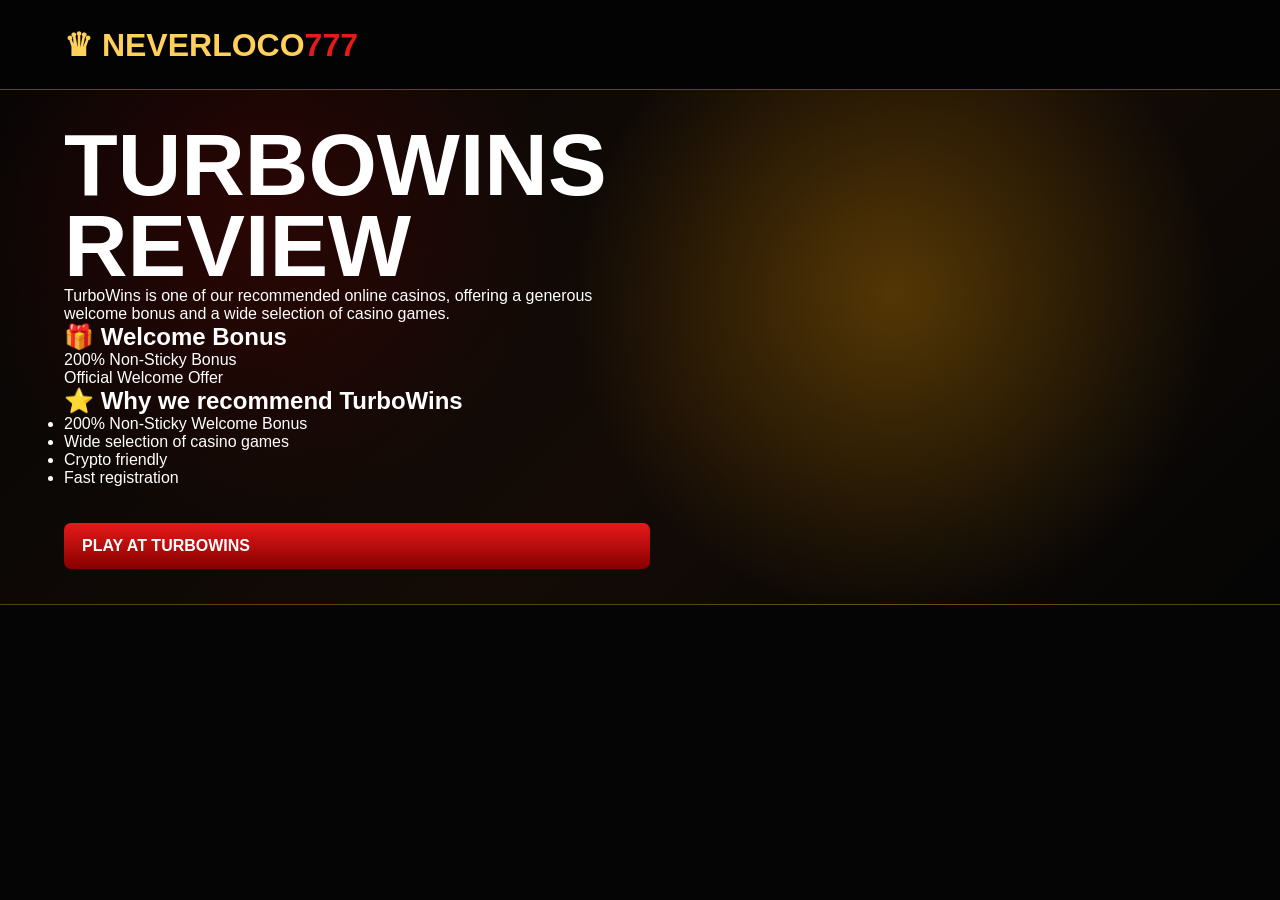
<file: turbowins.html>
<!DOCTYPE html>
<html lang="en">
<head>
<meta charset="UTF-8">
<meta name="viewport" content="width=device-width, initial-scale=1.0">
<title>TurboWins Review - NEVERLOCO777</title>
<link rel="stylesheet" href="style.css">
</head>

<body>

<header class="topbar">
  <div class="brand">♛ NEVERLOCO<span>777</span></div>
</header>

<section class="hero">
<div class="hero-text">

<h1>TurboWins Review</h1>

<p>
TurboWins is one of our recommended online casinos, offering a generous welcome bonus and a wide selection of casino games.
</p>

<h2>🎁 Welcome Bonus</h2>

<p>
200% Non-Sticky Bonus<br>
Official Welcome Offer
</p>

<h2>⭐ Why we recommend TurboWins</h2>

<ul>
<li>200% Non-Sticky Welcome Bonus</li>
<li>Wide selection of casino games</li>
<li>Crypto friendly</li>
<li>Fast registration</li>
</ul>

<br>

<a class="play"
href="https://record.discasinoaffiliates.com/_uwu7uuJyYJhxNdTbIpmuLWNd7ZgqdRLk/1/"
target="_blank">
PLAY AT TURBOWINS
</a>

</div>
</section>

</body>
</html>
</file>
<file: style.css>
*{
  margin:0;
  padding:0;
  box-sizing:border-box;
}

body{
  font-family:Arial, Helvetica, sans-serif;
  background:#050505;
  color:white;
}

.topbar{
  min-height:90px;
  background:#030303;
  border-bottom:1px solid rgba(255,200,50,.35);
  display:flex;
  align-items:center;
  justify-content:space-between;
  gap:22px;
  padding:20px 5%;
  position:sticky;
  top:0;
  z-index:20;
}

.brand{
  font-size:32px;
  font-weight:900;
  color:#ffd15a;
  white-space:nowrap;
}

.brand span{
  color:#e71919;
}

nav{
  display:flex;
  gap:28px;
}

nav a{
  color:white;
  text-decoration:none;
  text-transform:uppercase;
  font-weight:800;
  font-size:14px;
}

nav a:hover{
  color:#ffd15a;
}

.top-buttons,
.hero-buttons{
  display:flex;
  gap:10px;
  flex-wrap:wrap;
}

.top-buttons a,
.hero-buttons a{
  text-decoration:none;
  color:white;
  text-transform:uppercase;
  font-weight:900;
  padding:13px 18px;
  border-radius:8px;
  font-size:13px;
}

.twitch{
  background:linear-gradient(135deg,#7b2be8,#46108a);
}

.kick{
  background:linear-gradient(135deg,#18a700,#075900);
}

.discord{
  background:#0b0b0b;
  border:1px solid #ffd15a;
}

.hero{
  min-height:460px;
  display:grid;
  grid-template-columns:1.05fr .95fr;
  align-items:center;
  gap:35px;
  padding:35px 5%;
  background:
    radial-gradient(circle at 70% 40%,rgba(255,170,0,.28),transparent 34%),
    radial-gradient(circle at 20% 25%,rgba(190,0,0,.18),transparent 28%),
    linear-gradient(135deg,#050505,#140b06 55%,#050505);
  border-bottom:1px solid rgba(255,200,50,.3);
}

.small-title{
  color:#ffd15a;
  text-transform:uppercase;
  letter-spacing:3px;
  font-size:22px;
  font-weight:900;
  margin-bottom:16px;
}

.hero h1{
  font-size:clamp(44px,7vw,88px);
  line-height:.92;
  text-transform:uppercase;
}

.hero h1 span{
  color:#e71919;
  text-shadow:0 0 20px rgba(231,25,25,.35);
}

.intro{
  max-width:650px;
  color:#ddd;
  font-size:21px;
  line-height:1.45;
  margin:25px 0;
}

.hero-logo{
  min-height:330px;
  border:2px solid rgba(255,209,90,.65);
  border-radius:28px;
  background:
    radial-gradient(circle,rgba(255,209,90,.18),rgba(0,0,0,.35));
  display:flex;
  flex-direction:column;
  align-items:center;
  justify-content:center;
  box-shadow:0 0 60px rgba(255,160,0,.18);
}
.hero-logo img{
    width:82%;
    max-width:500px;
    border-radius:20px;
}
.crown{
  font-size:56px;
  color:#ffd15a;
  line-height:1;
}

.big777{
  font-size:130px;
  font-weight:900;
  color:#e71919;
  line-height:.85;
  text-shadow:
    0 0 8px #ffd15a,
    0 0 30px rgba(255,150,0,.9);
}

.logo-text{
  color:#ffd15a;
  font-size:34px;
  font-weight:900;
}

.suits{
  margin-top:10px;
  font-size:28px;
  color:white;
  letter-spacing:12px;
}

.casinos{
  padding:45px 5% 25px;
}

.title-row{
  display:flex;
  align-items:center;
  justify-content:center;
  gap:18px;
  margin-bottom:30px;
}

.title-row span{
  width:110px;
  height:3px;
  background:#d00000;
}

.title-row h2{
  color:#ffd15a;
  text-transform:uppercase;
  font-size:38px;
}

.casino-grid{
  display:grid;
  grid-template-columns:repeat(5,1fr);
  gap:18px;
}

.casino-card{
  position:relative;
  min-height:305px;
  background:linear-gradient(180deg,#151515,#070707);
  border:1px solid rgba(255,209,90,.75);
  border-radius:14px;
  text-align:center;
  padding:35px 18px 20px;
  box-shadow:0 0 28px rgba(0,0,0,.55);
}

.rank{
  position:absolute;
  top:0;
  left:18px;
  width:42px;
  height:58px;
  display:grid;
  place-items:center;
  font-size:24px;
  font-weight:900;
  background:linear-gradient(#666,#1a1a1a);
  clip-path:polygon(0 0,100% 0,100% 100%,50% 78%,0 100%);
}

.rank-one{
  background:linear-gradient(#ff2a2a,#850000);
}

.rank-three{
  background:linear-gradient(#bc6a24,#552306);
}

.rank-five{
  background:linear-gradient(#43c91e,#176300);
}

.casino-logo{
  width:300px;
  height:150px;
  object-fit:contain;
  display:block;
  margin:8px auto 20px;
}

.casino-card h3{
  color:#ffd15a;
  text-transform:uppercase;
  font-size:16px;
  margin-bottom:10px;
}

.casino-card p{
  color:#eee;
  font-size:16px;
  min-height:44px;
  line-height:1.35;
}

.play{
  display:block;
  margin-top:18px;
  padding:14px 18px;
  border-radius:7px;
  background:linear-gradient(#e71919,#870000);
  color:white;
  text-decoration:none;
  text-transform:uppercase;
  font-weight:900;
}

.info-bar{
  margin:12px 5% 30px;
  display:grid;
  grid-template-columns:repeat(4,1fr);
  border:1px solid rgba(255,209,90,.35);
  border-radius:12px;
  overflow:hidden;
  background:#090909;
}

.info-bar div{
  padding:20px;
  border-right:1px solid rgba(255,209,90,.25);
  color:#ccc;
  line-height:1.4;
}

.info-bar div:last-child{
  border-right:0;
}

.info-bar strong{
  color:#ffd15a;
  text-transform:uppercase;
}

footer{
  display:flex;
  align-items:center;
  justify-content:space-between;
  gap:18px;
  padding:26px 5%;
  background:#030303;
  color:#aaa;
  border-top:1px solid rgba(255,209,90,.28);
  font-size:14px;
}

footer strong{
  color:white;
  border:1px solid #888;
  border-radius:50%;
  padding:6px 8px;
  margin-right:8px;
}

@media(max-width:1150px){
  .topbar{
    flex-wrap:wrap;
  }

  nav{
    order:3;
    width:100%;
    justify-content:center;
  }

  .hero{
    grid-template-columns:1fr;
  }

  .casino-grid{
    grid-template-columns:repeat(2,1fr);
  }

  .info-bar{
    grid-template-columns:repeat(2,1fr);
  }
}

@media(max-width:650px){
  .brand{
    font-size:25px;
  }

  nav{
    display:none;
  }

  .casino-grid,
  .info-bar{
    grid-template-columns:1fr;
  }

  .hero{
    padding:45px 5%;
  }

  .big777{
    font-size:92px;
  }

  .logo-text{
    font-size:25px;
  }

  footer{
    flex-direction:column;
    text-align:center;
  }
}


.contact-buttons{
  display:flex;
  justify-content:center;
  gap:15px;
  flex-wrap:wrap;
  padding:30px;
}

.contact-btn{
  background:linear-gradient(#e71919,#870000);
  color:white;
  text-decoration:none;
  padding:15px 25px;
  border-radius:8px;
  font-weight:900;
  text-transform:uppercase;
}
.safe-link{
  display:inline-block;
  margin:0 8px;
  padding:10px 18px;
  background:#111;
  border:2px solid #ffd15a;
  border-radius:8px;
  color:#ffd15a;
  text-decoration:none;
  font-weight:900;
  font-size:16px;
  transition:.2s;
}

.safe-link:hover{
  background:#ffd15a;
  color:#000;
}
</file>
